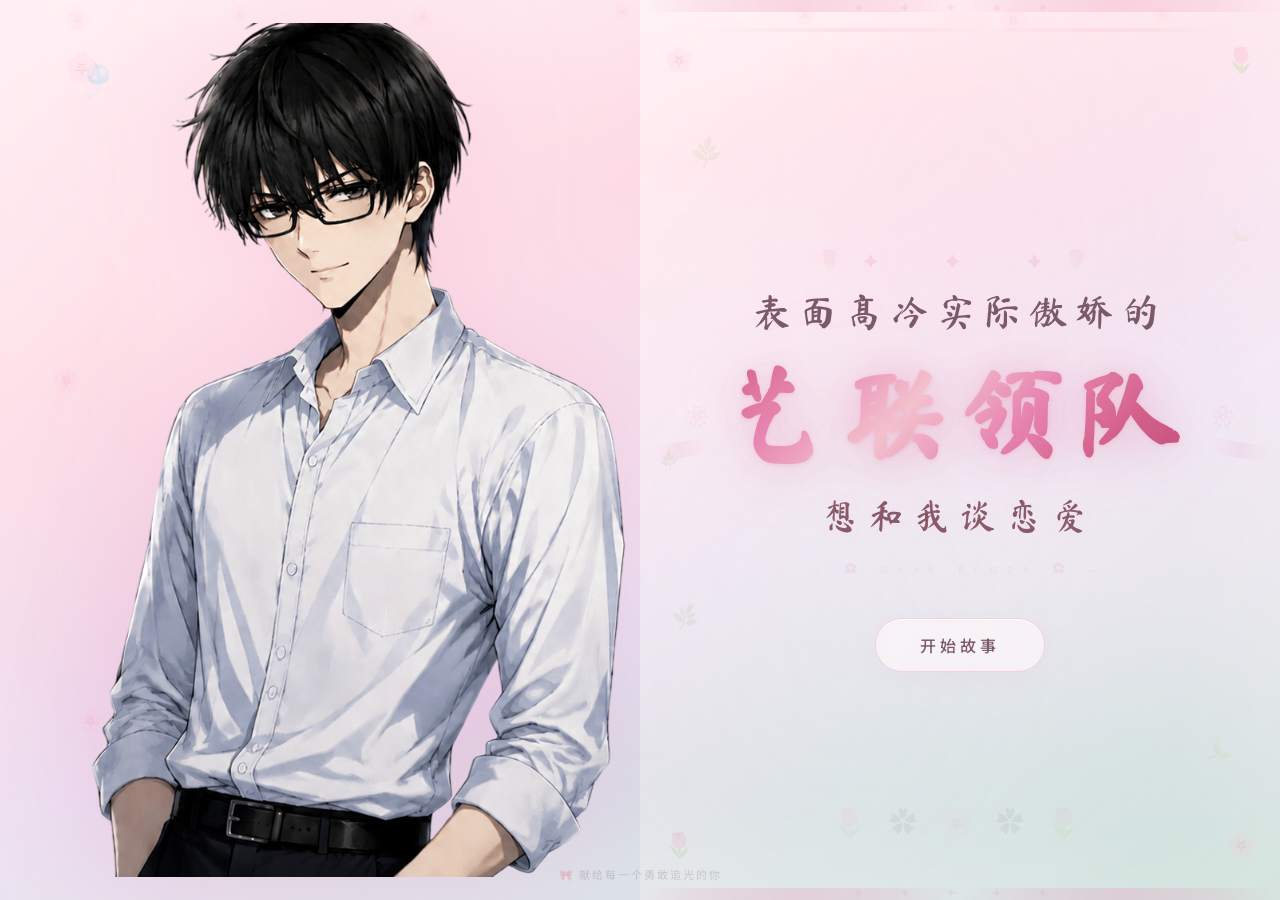
<file: index.html>
<!DOCTYPE html>
<html lang="zh-CN">
<head>
<meta charset="UTF-8">
<meta name="viewport" content="width=device-width, initial-scale=1.0, maximum-scale=1.0, user-scalable=no">
<title>表面高冷实际傲娇的艺联领队想和我谈恋爱</title>
<link href="https://fonts.googleapis.com/css2?family=Noto+Sans+SC:wght@300;400;500;700;900&family=Noto+Serif+SC:wght@400;600;700&family=ZCOOL+QingKe+HuangYou&family=Playfair+Display:ital,wght@0,400;0,700;0,900;1,700&family=Dancing+Script:wght@400;700&family=Ma+Shan+Zheng&display=swap" rel="stylesheet">
<style>
:root {
  --pink: #FFB0C2;
  --pink-soft: #FFD9E4;
  --pink-light: #FFEFF3;
  --pink-bg: #FFF8FA;
  --deep-pink: #C26582;
  --deep-pink-hover: #D8849B;
  --text-main: #3D2C2E;
  --text-light: #8A7A7C;
  --shadow: rgba(194,101,130,0.15);
  --shadow-strong: rgba(194,101,130,0.22);
  --radius: 18px;
  --radius-sm: 12px;
  --radius-lg: 28px;
  --font: 'Noto Sans SC', 'PingFang SC', 'Microsoft YaHei', sans-serif;
  --font-serif: 'Noto Serif SC', 'SimSun', serif;
}
* { margin:0; padding:0; box-sizing:border-box; }
body {
  font-family: var(--font);
  background: linear-gradient(160deg, #FFF8FA 0%, #FFECE8 30%, #FFF0F2 60%, #FFF8FA 100%);
  color: var(--text-main);
  overflow: hidden; height: 100vh; font-weight:400;
  -webkit-font-smoothing: antialiased;
  -moz-osx-font-smoothing: grayscale;
}
::-webkit-scrollbar { width:6px; }
::-webkit-scrollbar-track { background:var(--pink-light); }
::-webkit-scrollbar-thumb { background:var(--deep-pink); border-radius:10px; }

/* Navbar */
#navbar {
  position:fixed; top:0; left:0; right:0; height:56px;
  background: rgba(255,245,247,0.82); backdrop-filter:blur(16px);
  border-bottom:1px solid rgba(255,181,194,0.25);
  display:flex; align-items:center; justify-content:center;
  z-index:100; box-shadow: 0 2px 20px var(--shadow);
}
#navbar .nav-title {
  font-size:18px; font-weight:700; color:var(--deep-pink);
  letter-spacing:3px; font-family:var(--font-serif);
  white-space:nowrap; overflow:hidden; text-overflow:ellipsis; padding:0 48px;
}
#nav-toggle { display:none; position:absolute; left:12px; top:50%; transform:translateY(-50%);
  background:none; border:none; font-size:24px; color:var(--deep-pink); cursor:pointer; padding:4px; width:40px; height:40px;
  border-radius:50%; transition:background 0.2s; }
#nav-toggle:hover { background:var(--pink-light); }

/* Layout */
#main {
  display:flex; height:100vh; padding-top:56px; padding-bottom:0;
}
/* Sidebar */
#sidebar {
  width:210px; min-width:210px; background:rgba(255,245,247,0.75); backdrop-filter:blur(6px);
  padding:20px 14px; overflow-y:auto; border-right:1px solid rgba(255,181,194,0.2);
  transition:transform 0.3s ease;
}
#sidebar h3 { font-size:16px; color:var(--deep-pink); margin-bottom:16px; text-align:center; letter-spacing:3px; font-weight:700; font-family:var(--font-serif); }
.stat-item { margin-bottom:18px; }
.stat-label { display:flex; justify-content:space-between; font-size:14px; margin-bottom:6px; color:var(--text-main); align-items:center; letter-spacing:0.5px; }
.stat-label .stat-val { color:var(--deep-pink); font-weight:700; font-size:15px; }
.progress-wrap { height:10px; background:var(--pink-light); border-radius:10px; overflow:hidden; box-shadow:inset 0 1px 3px rgba(0,0,0,0.04); }
.progress-bar { height:100%; border-radius:10px; transition:width 0.6s cubic-bezier(.34,1.56,.64,1); }
.progress-pink { background:linear-gradient(90deg, #FFB5C2, var(--deep-pink)); }
.progress-light { background:linear-gradient(90deg, var(--pink-soft), #E8A0B8); }
.stat-count { font-size:34px; font-weight:700; color:var(--deep-pink); text-align:center; line-height:1.2; }
.tag-area { margin-top:10px; text-align:center; }
.tag-area .tag { display:inline-block; background:var(--deep-pink); color:white; font-size:11px;
  padding:3px 12px; border-radius:20px; margin:2px; letter-spacing:0.5px; }

/* Game area */
#game-area {
  flex:1; display:flex; flex-direction:column; position:relative;
  background:var(--pink-bg); overflow:hidden;
}
#scene-area {
  flex:1; position:relative; overflow:hidden;
}
#bg-canvas {
  position:absolute; top:0; left:0; width:100%; height:100%;
  background-size:cover; background-position:center; opacity:0.15; z-index:0;
  transition:opacity 0.8s;
}
#sprite-box {
  position:absolute; top:0; left:0; right:0; bottom:180px; z-index:1;
  display:none; align-items:center; justify-content:center;
}
#sprite-box img {
  height:100%; width:auto; max-height:calc(100vh - 230px);
  object-fit:contain;
  filter:drop-shadow(0 6px 40px rgba(212,105,142,0.12));
  transition:opacity 0.5s;
}
#text-box {
  position:absolute; bottom:16px; left:50%; transform:translateX(-50%); z-index:2;
  width:calc(100% - 32px); max-width:740px;
  background:rgba(255,245,247,0.94); backdrop-filter:blur(14px);
  border-radius:var(--radius-lg);
  padding:24px 28px 20px;
  border:1.5px solid rgba(255,181,194,0.3);
  min-height:200px; max-height:380px; overflow-y:auto;
  box-shadow:0 4px 40px var(--shadow); cursor:pointer;
  transition:border-color 0.2s;
}
#text-box:hover { border-color:rgba(212,105,142,0.25); }
#text-box::before {
  content:''; display:block; width:40px; height:3px;
  background:var(--pink-soft); border-radius:3px;
  margin:0 auto 12px; opacity:0.6;
}
#speaker-name {
  font-size:14px; color:var(--deep-pink); font-weight:700; margin-bottom:6px; letter-spacing:1px;
}
#text-content {
  font-size:16px; line-height:2.0; min-height:60px; word-break:break-word; font-weight:400;
}
#text-cursor {
  display:inline-block; width:2px; height:1.1em; background:var(--deep-pink);
  margin-left:2px; vertical-align:text-bottom;
  animation:blink 0.8s step-end infinite;
}
@keyframes blink { 0%,100% { opacity:1; } 50% { opacity:0; } }
#click-hint {
  text-align:right; font-size:12px; color:var(--deep-pink); margin-top:4px;
  opacity:0.6; cursor:pointer; user-select:none;
}
#click-hint:hover { opacity:1; }

/* Options */
#options-area {
  padding:14px 18px 18px; z-index:2; position:relative;
  background:linear-gradient(0deg, rgba(255,245,247,0.96), transparent);
}
#options-container {
  display:flex; flex-wrap:wrap; gap:12px; justify-content:center; max-width:740px; margin:0 auto;
}
.opt-btn {
  flex:1 1 240px; min-width:180px; max-width:none;
  padding:16px 24px; border:none; border-radius:var(--radius);
  background:linear-gradient(135deg, var(--pink-soft), var(--deep-pink));
  color:white; font-size:15px; font-weight:500; cursor:pointer;
  transition:all 0.3s; box-shadow:0 4px 16px var(--shadow); letter-spacing:1px;
  line-height:1.6;
}
.opt-btn:hover { transform:translateY(-2px) scale(1.02); filter:brightness(1.08); box-shadow:0 6px 24px var(--shadow-strong); }
.opt-btn:active { transform:scale(0.96) translateY(0); }
.opt-btn:disabled { opacity:0.4; cursor:not-allowed; transform:none; filter:none; box-shadow:none; }

/* Floating buttons */
#float-btns {
  position:fixed; right:16px; bottom:90px; z-index:50;
  display:flex; flex-direction:column; gap:10px;
}
.float-btn {
  width:58px; height:58px; border-radius:50%;
  background:rgba(255,248,250,0.75); backdrop-filter:blur(10px);
  border:1.5px solid rgba(194,101,130,0.2);
  color:var(--deep-pink); font-size:26px; cursor:pointer;
  display:flex; align-items:center; justify-content:center;
  transition:all 0.25s; box-shadow:0 3px 16px var(--shadow);
}
.float-btn:hover { transform:scale(1.12); background:var(--deep-pink); color:white; border-color:var(--deep-pink); box-shadow:0 4px 20px var(--shadow-strong); }

/* Modals */
.modal-overlay {
  display:none; position:fixed; top:0; left:0; right:0; bottom:0;
  background:rgba(61,44,46,0.3); z-index:200;
  align-items:center; justify-content:center;
}
.modal-overlay.show { display:flex; }
.modal-box {
  background:var(--pink-bg); border-radius:var(--radius-lg);
  padding:32px 28px; max-width:520px; width:90%; max-height:80vh; overflow-y:auto;
  box-shadow:0 16px 56px var(--shadow-strong);
  border:1px solid rgba(194,101,130,0.15);
}
.modal-box h2 { font-size:20px; color:var(--deep-pink); text-align:center; margin-bottom:18px; letter-spacing:2px; font-family:var(--font-serif); }
.modal-close {
  display:block; margin:20px auto 0; padding:10px 28px;
  border:none; border-radius:var(--radius); background:var(--deep-pink); color:white;
  font-size:14px; font-weight:600; cursor:pointer; transition:all 0.2s;
}
.modal-close:hover { filter:brightness(1.1); transform:translateY(-1px); box-shadow:0 4px 12px var(--shadow); }

/* Save slots */
.slot-grid { display:grid; grid-template-columns:1fr 1fr; gap:10px; }
.slot-card {
  background:var(--pink-light); border-radius:var(--radius-sm);
  padding:14px; text-align:center; cursor:pointer;
  border:1.5px solid transparent; transition:all 0.2s;
}
.slot-card:hover { border-color:var(--deep-pink); transform:translateY(-1px); box-shadow:0 4px 12px var(--shadow); }
.slot-card .slot-num { font-size:13px; color:var(--deep-pink); font-weight:700; }
.slot-card .slot-info { font-size:11px; color:var(--text-light); margin-top:4px; line-height:1.5; }
.slot-card .slot-empty { font-size:12px; color:#bbb; }
.slot-card.slot-active { border-color:var(--deep-pink); background:rgba(212,105,142,0.06); }

/* Gallery */
.gallery-grid { display:grid; grid-template-columns:1fr 1fr; gap:12px; }
.gal-card {
  background:var(--pink-light); border-radius:var(--radius-sm); padding:16px;
  text-align:center; border:1.5px solid transparent; min-height:110px;
  display:flex; flex-direction:column; align-items:center; justify-content:center;
  transition:all 0.2s;
}
.gal-card.unlocked { border-color:var(--deep-pink); }
.gal-card.locked { opacity:0.5; filter:grayscale(0.8); }
.gal-card .gal-icon { font-size:52px; margin-bottom:10px; }
.gal-card .gal-title { font-size:14px; font-weight:700; color:var(--deep-pink); line-height:1.3; }
.gal-card .gal-desc { font-size:11px; color:var(--text-light); margin-top:6px; }
.gal-card .gal-locked { font-size:13px; color:#bbb; }

/* Review */
.review-list { max-height:50vh; overflow-y:auto; }
.review-item { padding:10px 0; border-bottom:1px solid rgba(255,181,194,0.2); font-size:13px; color:var(--text-main); line-height:1.6; }
.review-item .r-speaker { color:var(--deep-pink); font-weight:600; }

/* Settings Modal - 日系粉色校园乙女风格 */
.settings-box {
  max-width:480px; position:relative; overflow:hidden;
  background: linear-gradient(160deg, #FFF8FA 0%, #FFEFF3 30%, #FFF9FB 100%);
  border:1.5px solid rgba(232,136,178,0.12);
  box-shadow:
    0 16px 60px rgba(232,136,178,0.12),
    inset 0 0 80px rgba(255,214,224,0.06);
}
.settings-box::before {
  content:''; position:absolute; top:0; left:0; right:0; bottom:0;
  border:1px solid rgba(255,255,255,0.5);
  border-radius:28px; pointer-events:none; z-index:0;
  box-shadow:inset 0 0 30px rgba(255,255,255,0.15);
}
.settings-box h2 {
  font-family:'Noto Serif SC',serif; font-weight:600;
  color:#D4608A; text-shadow:0 0 20px rgba(232,136,178,0.08);
  letter-spacing:3px; position:relative; z-index:1;
}
.settings-inner {
  position:relative; z-index:1; display:flex; flex-direction:column; gap:10px;
}
.settings-module {
  background:rgba(255,249,251,0.5);
  border-radius:16px; padding:14px 18px 16px;
  border:1px solid rgba(255,214,224,0.15);
  backdrop-filter:blur(4px);
}
.settings-module-title {
  font-family:'Noto Serif SC',serif;
  font-size:14px; font-weight:600; color:#C26582;
  margin-bottom:12px; letter-spacing:2px;
  text-shadow:0 0 12px rgba(232,136,178,0.06);
}
.settings-item { margin-bottom:10px; }
.settings-item:last-child { margin-bottom:0; }
.settings-label {
  font-family:'Noto Serif SC',serif;
  font-size:13px; color:#8A5A6A; display:block; margin-bottom:6px;
  letter-spacing:1px; font-weight:400;
}
.settings-slider-row {
  display:flex; align-items:center; gap:10px;
}
.settings-slider {
  -webkit-appearance:none; appearance:none;
  flex:1; height:6px; border-radius:6px;
  background: linear-gradient(90deg, #FFD6E0, #E888B2);
  outline:none; transition:opacity 0.2s;
  position:relative;
}
.settings-slider::-webkit-slider-thumb {
  -webkit-appearance:none; appearance:none;
  width:18px; height:18px; border-radius:50%;
  background: radial-gradient(circle at 35% 35%, #FFFFFF, #FFD6E0);
  border:2px solid rgba(232,136,178,0.25);
  cursor:pointer; box-shadow:0 2px 8px rgba(232,136,178,0.15);
  transition:all 0.2s;
}
.settings-slider::-webkit-slider-thumb:hover {
  transform:scale(1.15);
  box-shadow:0 3px 14px rgba(232,136,178,0.25);
}
.settings-slider::-moz-range-thumb {
  width:18px; height:18px; border-radius:50%;
  background: radial-gradient(circle at 35% 35%, #FFFFFF, #FFD6E0);
  border:2px solid rgba(232,136,178,0.25);
  cursor:pointer;
}
.settings-val {
  font-family:'Noto Serif SC',serif;
  font-size:14px; font-weight:600; color:#D4608A;
  min-width:28px; text-align:center;
  text-shadow:0 0 10px rgba(232,136,178,0.08);
}
.settings-btns {
  display:flex; gap:12px; justify-content:center; margin-top:6px;
  position:relative; z-index:1;
}
.settings-btn-primary, .settings-btn-secondary {
  padding:12px 28px; border:none; border-radius:50px;
  font-family:'Noto Sans SC',sans-serif;
  font-size:14px; font-weight:600; cursor:pointer;
  transition:all 0.3s cubic-bezier(.34,1.56,.64,1);
  letter-spacing:2px;
}
.settings-btn-primary {
  background: linear-gradient(135deg, #FFD6E0, #E888B2);
  color:white; box-shadow:0 4px 20px rgba(232,136,178,0.2);
}
.settings-btn-primary:hover {
  transform:translateY(-2px) scale(1.03);
  box-shadow:0 6px 30px rgba(232,136,178,0.3);
}
.settings-btn-secondary {
  background:rgba(255,249,251,0.6);
  color:#C26582; border:1.5px solid rgba(232,136,178,0.2);
  backdrop-filter:blur(4px);
}
.settings-btn-secondary:hover {
  transform:translateY(-2px) scale(1.03);
  background:rgba(255,249,251,0.8);
  border-color:rgba(232,136,178,0.35);
}
/* Settings sparkle decorations */
.settings-sparkle {
  position:absolute; font-size:12px; opacity:0;
  animation:settingsSparkle 4s ease-in-out infinite;
  pointer-events:none;
}
.settings-sparkle.ss1 { top:8px; left:12px; animation-delay:0s; }
.settings-sparkle.ss2 { top:8px; right:12px; animation-delay:1s; }
.settings-sparkle.ss3 { bottom:70px; left:12px; animation-delay:2s; }
.settings-sparkle.ss4 { bottom:70px; right:12px; animation-delay:3s; }
@keyframes settingsSparkle {
  0%,100%{opacity:0; transform:scale(0.5) rotate(0deg)}
  25%{opacity:0.35}
  50%{opacity:0; transform:scale(1.4) rotate(180deg)}
}

/* Toast */
.toast-overlay {
  position:fixed; top:0; left:0; right:0; bottom:0; z-index:300;
  display:flex; align-items:center; justify-content:center;
  background:rgba(0,0,0,0.12); pointer-events:none;
}
.toast-box {
  background:linear-gradient(135deg, var(--pink-bg), var(--pink-soft));
  border-radius:var(--radius-lg); padding:22px 30px; max-width:340px;
  text-align:center; box-shadow:0 8px 36px var(--shadow-strong);
  animation:toastPop 0.35s cubic-bezier(.34,1.56,.64,1);
  pointer-events:auto;
}
.toast-box h4 { color:var(--deep-pink); margin-bottom:8px; font-size:18px; letter-spacing:2px; font-family:var(--font-serif); }
.toast-box p { color:var(--text-main); font-size:14px; line-height:1.8; }
@keyframes toastPop { 0% { transform:scale(0.6); opacity:0; } 100% { transform:scale(1); opacity:1; } }

/* Ending */
.ending-wrap {
  display:flex; flex-direction:column; align-items:center; justify-content:center;
  padding:28px 20px; min-height:60vh; text-align:center;
}
.ending-meaning {
  font-size:14px; color:var(--deep-pink); font-weight:700;
  background:var(--pink-light); padding:8px 20px;
  border-radius:var(--radius); margin-bottom:16px;
  letter-spacing:1px; border:1px solid rgba(212,105,142,0.15);
}
.ending-illust {
  width:200px; height:200px; border-radius:50%;
  background:linear-gradient(135deg, var(--pink-soft), var(--deep-pink));
  display:flex; align-items:center; justify-content:center;
  font-size:80px; margin-bottom:16px;
  box-shadow:0 8px 48px var(--shadow-strong);
}
.ending-title { font-size:26px; color:var(--deep-pink); font-weight:700; margin-bottom:10px; letter-spacing:3px; font-family:var(--font-serif); }
.ending-text { font-size:15px; line-height:2.1; color:var(--text-main); max-width:520px; margin-bottom:16px; }
.ending-stats { font-size:13px; color:var(--text-light); background:var(--pink-light); padding:14px 22px;
  border-radius:var(--radius-sm); margin-bottom:18px; line-height:1.9; border:1px solid rgba(255,181,194,0.15); }
.ending-btns { display:flex; gap:12px; flex-wrap:wrap; justify-content:center; }
.ending-btns button { padding:11px 28px; border:none; border-radius:var(--radius); font-size:14px; font-weight:600; cursor:pointer;
  transition:all 0.2s; letter-spacing:0.5px; }
.ending-btns .btn-primary { background:var(--deep-pink); color:white; box-shadow:0 3px 12px var(--shadow); }
.ending-btns .btn-secondary { background:var(--pink-soft); color:var(--deep-pink); }
.ending-btns button:hover { transform:translateY(-2px); filter:brightness(1.08); }

/* Stage intro */
.stage-intro {
  position:fixed; top:0; left:0; right:0; bottom:0; z-index:150;
  display:flex; align-items:center; justify-content:center;
  background:rgba(255,245,247,0.93); backdrop-filter:blur(16px);
  animation:fadeIn 0.35s;
}
.stage-intro .si-box { text-align:center; padding:20px; }
.stage-intro .si-game-title { font-size:13px; color:var(--deep-pink); margin-bottom:8px; letter-spacing:2px; opacity:0.6; }
.stage-intro .si-stage { font-size:14px; color:var(--deep-pink); margin-bottom:8px; letter-spacing:3px; font-weight:600; }
.stage-intro .si-title { font-size:32px; color:var(--text-main); font-weight:700; letter-spacing:4px; line-height:1.35; font-family:var(--font-serif); }
.stage-intro .si-btn { margin-top:24px; padding:12px 36px; border:none; border-radius:var(--radius);
  background:var(--deep-pink); color:white; font-size:15px; font-weight:600; cursor:pointer; transition:all 0.25s;
  box-shadow:0 4px 16px var(--shadow); }
.stage-intro .si-btn:hover { transform:translateY(-2px); filter:brightness(1.1); box-shadow:0 6px 24px var(--shadow-strong); }
@keyframes fadeIn { 0% { opacity:0; } 100% { opacity:1; } }

/* Cat prompt */
.cat-prompt {
  text-align:center; padding:14px 0; margin-top:6px;
}
.cat-prompt p { font-size:14px; color:var(--text-light); margin-bottom:10px; }
.cat-btn {
  padding:10px 24px; border:1.5px solid var(--deep-pink); border-radius:var(--radius);
  background:var(--pink-bg); color:var(--deep-pink); font-size:13px; font-weight:600; cursor:pointer;
  transition:all 0.2s; margin:4px; letter-spacing:0.5px;
}
.cat-btn:hover { background:var(--deep-pink); color:white; transform:translateY(-1px); box-shadow:0 4px 12px var(--shadow); }

/* Sound toggle */
#sound-toggle {
  position:fixed; right:16px; bottom:148px; z-index:50;
  width:58px; height:58px; border-radius:50%;
  background:rgba(255,248,250,0.75); backdrop-filter:blur(10px);
  border:1.5px solid rgba(194,101,130,0.2);
  color:var(--deep-pink); font-size:26px; cursor:pointer;
  display:flex; align-items:center; justify-content:center;
  transition:all 0.25s; box-shadow:0 3px 16px var(--shadow);
}
#sound-toggle:hover { transform:scale(1.12); background:var(--deep-pink); color:white; border-color:var(--deep-pink); box-shadow:0 4px 20px var(--shadow-strong); }

/* Responsive */
#sidebar-backdrop { display:none; }
@media(max-width:768px) {
  #sidebar { position:fixed; left:0; top:56px; bottom:0; z-index:40;
    transform:translateX(-100%); width:200px; background:rgba(255,245,247,0.95); backdrop-filter:blur(8px);
    box-shadow:2px 0 24px var(--shadow); border-right:1px solid rgba(255,181,194,0.2);
  }
  #sidebar.open { transform:translateX(0); }
  #sidebar-backdrop.show { display:block; position:fixed; top:56px; left:0; right:0; bottom:0; z-index:39; background:rgba(61,44,46,0.15); }
  #nav-toggle { display:block; }
  #navbar .nav-title { font-size:14px; padding:0 40px; }
  #sprite-box { bottom:140px; }
  #sprite-box img { max-height:calc(100vh - 190px); }
  #text-box { padding:16px 20px 14px; min-height:140px; max-height:260px; }
  #text-content { font-size:14px; line-height:1.8; }
  .opt-btn { flex:1 1 100%; min-width:0; padding:13px 18px; font-size:13px; }
  #float-btns { right:10px; bottom:80px; }
  #float-btns .float-btn, #sound-toggle { width:50px; height:50px; font-size:22px; }
  #sound-toggle { right:10px; bottom:130px; }
  .modal-box { padding:24px 18px; }
  .slot-grid { grid-template-columns:1fr; }
  .gallery-grid { grid-template-columns:1fr; }
}
@media(max-width:480px) {
  #navbar .nav-title { font-size:12px; }
  #text-content { font-size:13px; }
  #text-box { min-height:120px; max-height:220px; padding:14px 16px; }
}
.hidden { display:none !important; }

/* ======================== NEW START PAGE ========================
   全新华丽文艺日系纯爱启动页 — 左立绘 + 右标题穿插构图
   主色调：浅樱粉 #FFD6E0 / 薄荷青 #B8E0D2 / 奶白 #FFF9FB
           淡薰衣草紫 #E8DFF5 / 浅米杏 #F5E6D3
   ============================================================ */
:root {
  --ts-pink: #FFD6E0;
  --ts-mint: #B8E0D2;
  --ts-cream: #FFF9FB;
  --ts-lavender: #E8DFF5;
  --ts-apricot: #F5E6D3;
  --ts-rose: #E888B2;
  --ts-gold: #D4A080;
  --ts-text: #5C4A4E;
}
#title-screen {
  position:fixed; top:0; left:0; right:0; bottom:0; z-index:999;
  display:flex; overflow:hidden;
  background: linear-gradient(160deg, #FFF9FB 0%, #FFD6E0 30%, #E8DFF5 60%, #B8E0D2 100%);
  animation:tsFadeIn 0.8s ease;
}
@keyframes tsFadeIn { 0%{opacity:0} 100%{opacity:1} }

/* ------ Global overlay layers ------ */
.ts-bg-glow {
  position:absolute; inset:0; pointer-events:none; z-index:0;
  background:
    radial-gradient(ellipse at 30% 20%, rgba(255,214,224,0.25), transparent 50%),
    radial-gradient(ellipse at 70% 80%, rgba(184,224,210,0.15), transparent 40%),
    radial-gradient(ellipse at 50% 50%, rgba(232,223,245,0.12), transparent 60%);
}
.ts-texture {
  position:absolute; inset:0; pointer-events:none; z-index:1;
  opacity:0.04;
  background-image:
    repeating-linear-gradient(0deg, transparent, transparent 2px, rgba(255,255,255,0.3) 2px, rgba(255,255,255,0.3) 3px),
    repeating-linear-gradient(90deg, transparent, transparent 2px, rgba(255,255,255,0.15) 2px, rgba(255,255,255,0.15) 3px);
}
.ts-gauze {
  position:absolute; inset:0; pointer-events:none; z-index:2;
  background:
    radial-gradient(ellipse at 20% 30%, rgba(255,249,251,0.4), transparent 45%),
    radial-gradient(ellipse at 80% 60%, rgba(255,249,251,0.3), transparent 40%);
}
/* Vignette edges */
.ts-vignette {
  position:absolute; inset:0; pointer-events:none; z-index:3;
  box-shadow:inset 0 0 120px 40px rgba(255,249,251,0.35);
}

/* ==================== LEFT: CHARACTER SIDE (50%) ==================== */
.ts-left {
  flex:0 0 50%; position:relative; overflow:hidden; z-index:4;
  display:flex; align-items:center; justify-content:center;
}
.ts-left-bg {
  position:absolute; inset:0;
  background: linear-gradient(135deg, rgba(255,214,224,0.2), rgba(232,223,245,0.15));
}
/* Decorative elements behind character */
.ts-left-deco {
  position:absolute; inset:0; pointer-events:none; z-index:1;
}
.ts-left-deco .ld-sakura {
  position:absolute; font-size:20px; opacity:0.12;
  animation:ldSakura linear infinite;
}
.ts-left-deco .ld-sakura:nth-child(1) { top:5%; left:10%; font-size:28px; animation-duration:12s; animation-delay:0s; }
.ts-left-deco .ld-sakura:nth-child(2) { top:15%; left:35%; font-size:18px; animation-duration:15s; animation-delay:3s; }
.ts-left-deco .ld-sakura:nth-child(3) { top:40%; left:8%; font-size:24px; animation-duration:10s; animation-delay:5s; }
.ts-left-deco .ld-sakura:nth-child(4) { top:60%; left:25%; font-size:16px; animation-duration:14s; animation-delay:2s; }
.ts-left-deco .ld-sakura:nth-child(5) { top:78%; left:12%; font-size:22px; animation-duration:13s; animation-delay:7s; }
.ts-left-deco .ld-sakura:nth-child(6) { top:88%; left:30%; font-size:15px; animation-duration:11s; animation-delay:4s; }
@keyframes ldSakura {
  0%{transform:translateY(-10vh) rotate(0deg); opacity:0}
  10%{opacity:0.12}
  90%{opacity:0.12}
  100%{transform:translateY(110vh) rotate(360deg); opacity:0}
}
/* Wind chime decoration */
.ts-wind-chime {
  position:absolute; top:6%; left:12%; z-index:2; pointer-events:none;
  font-size:32px; opacity:0.15; animation:chimeSwing 4s ease-in-out infinite;
  transform-origin:top center;
}
@keyframes chimeSwing {
  0%,100%{transform:rotate(-5deg)}
  50%{transform:rotate(5deg)}
}
/* Character wrapper - spills into right side */
.ts-char-wrap {
  position:relative; z-index:3; width:100%; height:100%;
  display:flex; align-items:center; justify-content:center;
  overflow:visible;
}
.ts-char-img {
  height:95%; width:auto; max-height:98vh;
  object-fit:contain; object-position:center right;
  filter:drop-shadow(0 8px 60px rgba(232,136,178,0.2)) brightness(1.02) saturate(1.03);
  animation:tsCharFloat 5s ease-in-out infinite;
  /* Spill into right side by shifting right */
  margin-right:-12%;
}
@keyframes tsCharFloat {
  0%,100%{transform:translateY(0)}
  50%{transform:translateY(-12px)}
}
/* Soft glow around character edges */
.ts-char-glow {
  position:absolute; inset:0; z-index:2; pointer-events:none;
  background:
    radial-gradient(ellipse at 70% 50%, rgba(255,214,224,0.15), transparent 50%),
    radial-gradient(ellipse at 50% 80%, rgba(184,224,210,0.08), transparent 40%);
}
/* Floating petals around character (overlap to right) */
.ts-char-petals {
  position:absolute; inset:0; z-index:5; pointer-events:none;
  overflow:visible;
}
.ts-char-petals span {
  position:absolute; font-size:16px; opacity:0;
  animation:cpFloat 6s ease-in-out infinite;
}
.ts-char-petals span:nth-child(1) { top:20%; right:-5%; animation-delay:0s; }
.ts-char-petals span:nth-child(2) { top:45%; right:-2%; animation-delay:1.5s; font-size:20px; }
.ts-char-petals span:nth-child(3) { top:65%; right:-8%; animation-delay:3s; font-size:14px; }
.ts-char-petals span:nth-child(4) { top:30%; right:-12%; animation-delay:0.8s; font-size:18px; }
.ts-char-petals span:nth-child(5) { top:75%; right:-3%; animation-delay:2.5s; font-size:22px; }
@keyframes cpFloat {
  0%,100%{opacity:0; transform:translateY(10px) scale(0.8)}
  25%{opacity:0.35}
  50%{opacity:0.15; transform:translateY(-20px) scale(1.2)}
  75%{opacity:0.25}
}

/* ==================== RIGHT: TITLE SIDE (50%) ==================== */
.ts-right {
  flex:0 0 50%; position:relative; z-index:4;
  display:flex; flex-direction:column; align-items:center; justify-content:center;
  padding:40px 30px;
  overflow:hidden;
  background: linear-gradient(135deg, rgba(255,249,251,0.6), rgba(255,214,224,0.15));
  backdrop-filter:blur(4px);
}
/* Right side decorative background */
.ts-right-bg-deco {
  position:absolute; inset:0; pointer-events:none; z-index:0;
}
.ts-right-bg-deco::before {
  content:''; position:absolute; top:0; left:0; right:0; bottom:0;
  background:
    radial-gradient(ellipse at 50% 30%, rgba(255,214,224,0.08), transparent 45%),
    radial-gradient(ellipse at 30% 70%, rgba(184,224,210,0.06), transparent 40%);
}
/* Lace border top */
.ts-lace-top {
  position:absolute; top:0; left:0; right:0; height:12px; z-index:2;
  background: linear-gradient(90deg,
    transparent 0%, rgba(232,136,178,0.15) 10%, rgba(232,136,178,0.25) 25%,
    rgba(232,136,178,0.15) 40%, transparent 50%,
    rgba(232,136,178,0.15) 60%, rgba(232,136,178,0.25) 75%,
    rgba(232,136,178,0.15) 90%, transparent 100%);
}
.ts-lace-top::before {
  content:'✦ ✦ ✦ ✦ ✦'; position:absolute; top:2px; left:50%; transform:translateX(-50%);
  font-size:8px; letter-spacing:18px; color:rgba(232,136,178,0.15);
  white-space:nowrap;
}
/* Pearl string decoration */
.ts-pearls {
  position:absolute; top:28px; left:10%; right:10%; height:4px; z-index:2; pointer-events:none;
  background: linear-gradient(90deg,
    transparent, rgba(212,160,128,0.08) 15%,
    rgba(232,136,178,0.12) 30%, rgba(232,136,178,0.08) 45%,
    transparent 55%, rgba(232,136,178,0.08) 65%,
    rgba(232,136,178,0.12) 80%, rgba(212,160,128,0.08) 90%, transparent);
}
/* Lace border bottom */
.ts-lace-bottom {
  position:absolute; bottom:0; left:0; right:0; height:12px; z-index:2;
  background: linear-gradient(90deg,
    transparent 0%, rgba(232,136,178,0.15) 10%, rgba(232,136,178,0.25) 25%,
    rgba(232,136,178,0.15) 40%, transparent 50%,
    rgba(232,136,178,0.15) 60%, rgba(232,136,178,0.25) 75%,
    rgba(232,136,178,0.15) 90%, transparent 100%);
}
.ts-lace-bottom::after {
  content:'✦ ✦ ✦ ✦ ✦'; position:absolute; bottom:2px; left:50%; transform:translateX(-50%);
  font-size:8px; letter-spacing:18px; color:rgba(232,136,178,0.15);
  white-space:nowrap;
}

/* Corner flower decorations */
.ts-corner-flower {
  position:absolute; z-index:3; font-size:24px; opacity:0.15; pointer-events:none;
}
.ts-corner-flower.cf-tl { top:40px; left:24px; }
.ts-corner-flower.cf-tr { top:40px; right:24px; }
.ts-corner-flower.cf-bl { bottom:40px; left:24px; }
.ts-corner-flower.cf-br { bottom:40px; right:24px; }

/* ==================== TITLE BLOCK ==================== */
.ts-title-section {
  position:relative; z-index:5; text-align:center;
  padding:20px 0; width:100%;
  animation:tsTitleAppear 1.2s ease-out;
}
@keyframes tsTitleAppear {
  0%{opacity:0; transform:translateY(30px)}
  100%{opacity:1; transform:translateY(0)}
}
/* Decorative line above title */
.ts-title-deco-top {
  text-align:center; margin-bottom:12px; position:relative;
}
.ts-title-deco-top span {
  font-size:14px; letter-spacing:14px; color:rgba(232,136,178,0.2);
  font-family:'Dancing Script','Playfair Display',serif;
  display:inline-block;
}
.ts-title-deco-top .deco-rose {
  font-size:20px; opacity:0.18; animation:roseGlow 3s ease-in-out infinite;
  display:inline-block; margin:0 4px;
}
@keyframes roseGlow {
  0%,100%{opacity:0.18; transform:scale(1)}
  50%{opacity:0.5; transform:scale(1.2)}
}

/* Line 1: 表面高冷实际傲娇的 */
.ts-title-line1 {
  font-family:'Ma Shan Zheng','Noto Serif SC',serif;
  font-size:clamp(26px, 3vw, 44px);
  color:#7A5A6A; font-weight:400;
  letter-spacing:8px; line-height:1.4;
  text-shadow:0 2px 16px rgba(232,136,178,0.08);
  margin-bottom:6px;
}

/* MAIN TITLE: 艺联领队 — 超大华丽花体 */
.ts-title-main-wrap {
  position:relative; display:inline-block;
  padding:8px 30px; margin:4px 0;
}
.ts-title-main-wrap::before {
  content:'❀'; position:absolute; left:-8px; top:50%; transform:translateY(-50%);
  font-size:22px; color:rgba(232,136,178,0.2);
  animation:titleFlowerPulse 2.5s ease-in-out infinite;
}
.ts-title-main-wrap::after {
  content:'❀'; position:absolute; right:-8px; top:50%; transform:translateY(-50%);
  font-size:22px; color:rgba(232,136,178,0.2);
  animation:titleFlowerPulse 2.5s ease-in-out infinite;
  animation-delay:1.25s;
}
@keyframes titleFlowerPulse {
  0%,100%{opacity:0.2; transform:translateY(-50%) scale(1) rotate(0deg)}
  50%{opacity:0.6; transform:translateY(-50%) scale(1.4) rotate(15deg)}
}
.ts-title-main {
  font-family:'Ma Shan Zheng','Noto Serif SC',serif;
  font-size:clamp(56px, 8vw, 130px);
  font-weight:700;
  line-height:1.15; letter-spacing:16px;
  background: linear-gradient(135deg,
    #D4608A 0%, #E888B2 20%,
    #F5C6D0 40%, #E888B2 60%,
    #D4608A 80%, #C24E78 100%);
  -webkit-background-clip:text; -webkit-text-fill-color:transparent;
  background-clip:text;
  filter:drop-shadow(0 4px 30px rgba(232,136,178,0.35))
         drop-shadow(0 1px 2px rgba(196,80,120,0.2));
  animation:titleGlow 4s ease-in-out infinite;
  position:relative;
}
@keyframes titleGlow {
  0%,100%{filter:drop-shadow(0 4px 30px rgba(232,136,178,0.35)) drop-shadow(0 1px 2px rgba(196,80,120,0.2))}
  50%{filter:drop-shadow(0 4px 50px rgba(232,136,178,0.55)) drop-shadow(0 1px 4px rgba(196,80,120,0.3))}
}
/* Embossed border effect for main title */
.ts-title-main::before {
  content:'艺联领队'; position:absolute; top:0; left:0; right:0; bottom:0;
  font-family:'Ma Shan Zheng','Noto Serif SC',serif;
  font-size:clamp(56px, 8vw, 130px);
  font-weight:700; letter-spacing:16px;
  -webkit-text-fill-color:transparent;
  text-shadow:
    0 0 30px rgba(232,136,178,0.08),
    0 0 60px rgba(232,136,178,0.04);
  z-index:-1;
}
/* Decorative characters floating around main title */
.ts-title-deco-chars {
  position:absolute; inset:-30px; pointer-events:none; z-index:0;
}
.ts-title-deco-chars span {
  position:absolute; font-size:16px; opacity:0;
  animation:decoCharFloat 4s ease-in-out infinite;
}
.ts-title-deco-chars span:nth-child(1) { top:-10%; left:5%; content:'🌸'; animation-delay:0s; }
.ts-title-deco-chars span:nth-child(2) { top:-15%; right:8%; animation-delay:1s; }
.ts-title-deco-chars span:nth-child(3) { bottom:-10%; left:3%; animation-delay:2s; }
.ts-title-deco-chars span:nth-child(4) { bottom:-12%; right:5%; animation-delay:3s; }
@keyframes decoCharFloat {
  0%,100%{opacity:0; transform:translateY(0) scale(0.8)}
  25%{opacity:0.3}
  50%{opacity:0; transform:translateY(-20px) scale(1.3)}
}

/* Line 3: 想和我谈恋爱 */
.ts-title-line2 {
  font-family:'Ma Shan Zheng','Noto Serif SC',serif;
  font-size:clamp(24px, 2.8vw, 40px);
  color:#8A5A6A; font-weight:400;
  letter-spacing:10px; line-height:1.4;
  text-shadow:0 2px 16px rgba(232,136,178,0.08);
  margin-top:4px;
}

/* Decorative line below title */
.ts-title-deco-bottom {
  text-align:center; margin-top:14px; position:relative;
}
.ts-title-deco-bottom span {
  font-size:12px; letter-spacing:10px; color:rgba(232,136,178,0.15);
  font-family:'Dancing Script','Playfair Display',serif;
}

/* Ribbon decorations */
.ts-ribbon-left, .ts-ribbon-right {
  position:absolute; top:50%; z-index:4; pointer-events:none;
  width:60px; height:16px; opacity:0.12;
  background: linear-gradient(90deg, transparent, #E888B2, transparent);
  border-radius:8px;
}
.ts-ribbon-left { left:10px; transform:translateY(-50%) rotate(-10deg); }
.ts-ribbon-right { right:10px; transform:translateY(-50%) rotate(10deg); }

/* ==================== VINE & FLOWER DECORATIONS ==================== */
.ts-vines {
  position:absolute; inset:0; pointer-events:none; z-index:3;
}
.ts-vines .vine {
  position:absolute; font-size:18px; opacity:0.08; color:#8AB8A0;
}
.ts-vines .vine:nth-child(1) { top:15%; left:8%; font-size:22px; transform:rotate(-30deg); }
.ts-vines .vine:nth-child(2) { top:25%; right:5%; font-size:16px; transform:rotate(45deg); }
.ts-vines .vine:nth-child(3) { bottom:30%; left:5%; font-size:20px; transform:rotate(-15deg); }
.ts-vines .vine:nth-child(4) { bottom:15%; right:8%; font-size:18px; transform:rotate(60deg); }
.ts-vines .vine:nth-child(5) { top:50%; left:3%; font-size:14px; transform:rotate(-45deg); }

/* Flower bouquet */
.ts-bouquet {
  position:absolute; bottom:60px; left:50%; transform:translateX(-50%); z-index:2;
  font-size:28px; opacity:0.06; letter-spacing:8px;
  pointer-events:none; white-space:nowrap;
}

/* ==================== SPARKLE PARTICLES ==================== */
.ts-sparkles {
  position:absolute; inset:0; pointer-events:none; z-index:6;
}
.ts-sparkles span {
  position:absolute; font-size:12px; opacity:0;
  animation:sparkleAnim 5s ease-in-out infinite;
}
.ts-sparkles span:nth-child(1) { top:8%; left:15%; animation-delay:0s; font-size:14px; }
.ts-sparkles span:nth-child(2) { top:22%; right:10%; animation-delay:0.8s; font-size:10px; }
.ts-sparkles span:nth-child(3) { top:40%; left:8%; animation-delay:1.6s; font-size:16px; }
.ts-sparkles span:nth-child(4) { top:55%; right:15%; animation-delay:2.4s; font-size:12px; }
.ts-sparkles span:nth-child(5) { top:72%; left:12%; animation-delay:3.2s; font-size:14px; }
.ts-sparkles span:nth-child(6) { top:85%; right:8%; animation-delay:4s; font-size:11px; }
.ts-sparkles span:nth-child(7) { top:12%; right:25%; animation-delay:1.2s; font-size:13px; }
.ts-sparkles span:nth-child(8) { top:68%; right:25%; animation-delay:2.8s; font-size:15px; }
.ts-sparkles span:nth-child(9) { top:35%; left:20%; animation-delay:3.6s; font-size:10px; }
@keyframes sparkleAnim {
  0%,100%{opacity:0; transform:scale(0.5) rotate(0deg)}
  15%{opacity:0.5}
  30%{opacity:0; transform:scale(1.5) rotate(180deg)}
}

/* ==================== FLOATING PETALS (full screen) ==================== */
.ts-petal-rain {
  position:absolute; inset:0; pointer-events:none; z-index:7;
  overflow:hidden;
}
.ts-petal-rain span {
  position:absolute; font-size:18px; opacity:0.08;
  animation:petalRain linear infinite;
}
.ts-petal-rain span:nth-child(1) { left:5%; animation-duration:14s; animation-delay:0s; font-size:22px; }
.ts-petal-rain span:nth-child(2) { left:18%; animation-duration:11s; animation-delay:3s; font-size:16px; }
.ts-petal-rain span:nth-child(3) { left:32%; animation-duration:16s; animation-delay:5s; font-size:20px; }
.ts-petal-rain span:nth-child(4) { left:48%; animation-duration:13s; animation-delay:2s; font-size:14px; }
.ts-petal-rain span:nth-child(5) { left:62%; animation-duration:15s; animation-delay:7s; font-size:18px; }
.ts-petal-rain span:nth-child(6) { left:78%; animation-duration:12s; animation-delay:4s; font-size:24px; }
.ts-petal-rain span:nth-child(7) { left:90%; animation-duration:17s; animation-delay:6s; font-size:16px; }
@keyframes petalRain {
  0%{transform:translateY(-5vh) rotate(0deg); opacity:0.04}
  10%{opacity:0.12}
  90%{opacity:0.08}
  100%{transform:translateY(105vh) rotate(720deg); opacity:0}
}

/* ==================== START BUTTON ==================== */
.ts-start-btn {
  position:relative; z-index:10; margin-top:20px;
  padding:14px 44px; border:1.5px solid rgba(232,136,178,0.3);
  border-radius:50px;
  background:rgba(255,249,251,0.55);
  backdrop-filter:blur(8px);
  color:#7A5A6A; font-size:16px; font-weight:500;
  font-family:'Noto Sans SC','PingFang SC',sans-serif;
  letter-spacing:4px; cursor:pointer;
  transition:all 0.4s cubic-bezier(.34,1.56,.64,1);
  box-shadow:
    0 4px 24px rgba(232,136,178,0.08),
    inset 0 1px 0 rgba(255,255,255,0.8);
  overflow:hidden;
}
.ts-start-btn::before {
  content:''; position:absolute; top:-2px; left:-2px; right:-2px; bottom:-2px;
  border-radius:52px;
  background:linear-gradient(135deg,
    rgba(255,214,224,0.15), rgba(184,224,210,0.1),
    rgba(232,223,245,0.15), rgba(255,214,224,0.1));
  z-index:-1;
  opacity:0; transition:opacity 0.4s;
}
.ts-start-btn:hover {
  transform:scale(1.06);
  background:rgba(255,214,224,0.25);
  border-color:rgba(232,136,178,0.5);
  box-shadow:
    0 8px 40px rgba(232,136,178,0.18),
    inset 0 1px 0 rgba(255,255,255,0.9);
}
.ts-start-btn:hover::before { opacity:1; }
.ts-start-btn:active { transform:scale(0.96); }
/* Click sparkle effect */
.ts-start-btn .btn-sparkle {
  position:absolute; pointer-events:none; font-size:10px; opacity:0;
}
.ts-start-btn:hover .btn-sparkle {
  animation:btnSpark 0.8s ease-out forwards;
}
.ts-start-btn .btn-sparkle:nth-child(1) { top:-6px; left:20%; animation-delay:0s; }
.ts-start-btn .btn-sparkle:nth-child(2) { top:-8px; right:25%; animation-delay:0.15s; }
.ts-start-btn .btn-sparkle:nth-child(3) { bottom:-6px; left:35%; animation-delay:0.3s; }
.ts-start-btn .btn-sparkle:nth-child(4) { bottom:-8px; right:30%; animation-delay:0.45s; }
@keyframes btnSpark {
  0%{opacity:0; transform:scale(0.5) translateY(0)}
  30%{opacity:0.7}
  100%{opacity:0; transform:scale(1.5) translateY(-10px)}
}
/* Sparkle burst on hover (JS-free) */
.ts-start-btn:hover .btn-sparkle-burst {
  opacity:1 !important;
}

/* Copyright/credit line */
.ts-credit {
  position:absolute; bottom:18px; left:50%; transform:translateX(-50%); z-index:5;
  font-size:11px; color:rgba(90,74,78,0.2);
  font-family:'Noto Sans SC',sans-serif;
  letter-spacing:2px; pointer-events:none;
  white-space:nowrap;
}

/* ==================== RESPONSIVE ==================== */
@media(max-width:900px) {
  #title-screen { flex-direction:column; }
  .ts-left { flex:0 0 45%; }
  .ts-char-img { height:85%; margin-right:0; }
  .ts-title-main { font-size:clamp(48px, 10vw, 80px); letter-spacing:10px; }
  .ts-title-main::before { font-size:clamp(48px, 10vw, 80px); letter-spacing:10px; }
  .ts-title-line1 { font-size:clamp(20px, 3.5vw, 30px); }
  .ts-title-line2 { font-size:clamp(18px, 3vw, 28px); }
  .ts-corner-flower { display:none; }
  .ts-ribbon-left, .ts-ribbon-right { display:none; }
}
@media(max-width:600px) {
  .ts-left { flex:0 0 38%; }
  .ts-char-img { height:75%; }
  .ts-title-main { font-size:clamp(36px, 8vw, 56px); letter-spacing:6px; }
  .ts-title-main::before { font-size:clamp(36px, 8vw, 56px); letter-spacing:6px; }
  .ts-title-line1 { font-size:clamp(16px, 3vw, 22px); letter-spacing:4px; }
  .ts-title-line2 { font-size:clamp(14px, 2.8vw, 20px); letter-spacing:5px; }
  .ts-title-deco-top span { font-size:10px; letter-spacing:8px; }
  .ts-title-deco-bottom span { font-size:10px; letter-spacing:6px; }
  .ts-start-btn { padding:12px 32px; font-size:14px; }
  .ts-lace-top, .ts-lace-bottom { height:8px; }
  .ts-lace-top::before, .ts-lace-bottom::after { font-size:6px; letter-spacing:10px; }
  .ts-pearls { top:20px; }
  .ts-wind-chime { font-size:22px; }
  .ts-bouquet { font-size:20px; bottom:40px; }
}
@media(max-width:480px) {
  .ts-left { flex:0 0 32%; }
  .ts-char-img { height:65%; }
  .ts-right { padding:20px 14px; }
  .ts-title-main { font-size:clamp(28px, 7vw, 42px); letter-spacing:4px; }
  .ts-title-main::before { font-size:clamp(28px, 7vw, 42px); letter-spacing:4px; }
  .ts-title-main-wrap::before, .ts-title-main-wrap::after { font-size:16px; }
  .ts-title-line1 { font-size:clamp(14px, 2.5vw, 18px); letter-spacing:3px; }
  .ts-title-line2 { font-size:clamp(12px, 2.2vw, 16px); letter-spacing:3px; }
  .ts-start-btn { padding:10px 24px; font-size:12px; letter-spacing:2px; }
  .ts-credit { font-size:9px; }
  .ts-petal-rain span { font-size:14px; }
  .ts-vines .vine { display:none; }
}
}
#title-screen::before {
  content:''; position:absolute; top:0; left:0; right:0; bottom:0;
  background:
    repeating-linear-gradient(0deg, transparent, transparent 36px, rgba(255,255,255,0.05) 36px, rgba(255,255,255,0.05) 37px),
    repeating-linear-gradient(90deg, transparent, transparent 36px, rgba(255,255,255,0.03) 36px, rgba(255,255,255,0.03) 37px);
  pointer-events:none; z-index:0;
}
#title-screen::after {
  content:''; position:absolute; top:0; left:0; right:0; bottom:0;
  background: radial-gradient(ellipse at 70% 25%, rgba(255,200,220,0.12), transparent 50%),
              radial-gradient(ellipse at 20% 80%, rgba(212,105,142,0.08), transparent 45%);
  pointer-events:none; z-index:0;
}
@keyframes titleFadeIn { 0% { opacity:0; } 100% { opacity:1; } }
#title-screen .title-left {
  flex:0 0 40%; position:relative; display:flex; align-items:center; justify-content:center;
  overflow:hidden;
}
#title-screen .title-left::after {
  content:''; position:absolute; top:0; right:0; width:120px; height:100%;
  background:linear-gradient(90deg, transparent, rgba(255,248,250,0.65));
  pointer-events:none;
}
#title-screen .title-left-glow {
  position:absolute; top:-15%; left:-15%; width:130%; height:130%;
  background:radial-gradient(ellipse at 40% 55%, rgba(212,105,142,0.2), transparent 65%);
  pointer-events:none;
}
#title-screen .title-sprite-wrap {
  position:relative; width:100%; height:100%; display:flex; align-items:center; justify-content:center;
}
#title-screen .title-sprite {
  height:118%; width:auto; max-height:100vh;
  object-fit:contain; object-position:center;
  filter:drop-shadow(0 8px 70px rgba(212,105,142,0.25)) brightness(1.03) saturate(1.06);
  animation:spriteFloat 5s ease-in-out infinite;
}
@keyframes spriteFloat {
  0%,100% { transform:translateY(0); }
  50% { transform:translateY(-14px); }
}
#title-screen .title-right {
  flex:1; display:flex; flex-direction:column; align-items:center; justify-content:center;
  padding:22px 36px; position:relative;
  background:linear-gradient(135deg, rgba(255,248,250,0.78), rgba(255,230,238,0.5));
  backdrop-filter:blur(10px);
}
/* Ornate corner frames with flower decorations */
.title-corner {
  position:absolute; z-index:3;
}
.title-corner.tl {
  top:12px; left:12px;
  border-top:3px solid rgba(212,105,142,0.25);
  border-left:3px solid rgba(212,105,142,0.25);
  border-radius:8px 0 0 0;
  width:65px; height:65px;
}
.title-corner.tl::after {
  content:'❀'; position:absolute; top:-6px; left:-6px;
  font-size:18px; color:rgba(212,105,142,0.3);
  animation:sparkle 3s ease-in-out infinite;
}
.title-corner.tr {
  top:12px; right:12px;
  border-top:3px solid rgba(212,105,142,0.25);
  border-right:3px solid rgba(212,105,142,0.25);
  border-radius:0 8px 0 0;
  width:65px; height:65px;
}
.title-corner.tr::after {
  content:'❀'; position:absolute; top:-6px; right:-6px;
  font-size:18px; color:rgba(212,105,142,0.3);
  animation:sparkle 3s ease-in-out infinite;
  animation-delay:0.8s;
}
.title-corner.bl {
  bottom:12px; left:12px;
  border-bottom:3px solid rgba(212,105,142,0.25);
  border-left:3px solid rgba(212,105,142,0.25);
  border-radius:0 0 0 8px;
  width:65px; height:65px;
}
.title-corner.bl::after {
  content:'❀'; position:absolute; bottom:-6px; left:-6px;
  font-size:18px; color:rgba(212,105,142,0.3);
  animation:sparkle 3s ease-in-out infinite;
  animation-delay:0.4s;
}
.title-corner.br {
  bottom:12px; right:12px;
  border-bottom:3px solid rgba(212,105,142,0.25);
  border-right:3px solid rgba(212,105,142,0.25);
  border-radius:0 0 8px 0;
  width:65px; height:65px;
}
.title-corner.br::after {
  content:'❀'; position:absolute; bottom:-6px; right:-6px;
  font-size:18px; color:rgba(212,105,142,0.3);
  animation:sparkle 3s ease-in-out infinite;
  animation-delay:1.2s;
}
/* Inner decorative frame */
.title-inner-frame {
  position:absolute; top:75px; left:70px; right:70px; bottom:75px;
  border:1px solid rgba(212,105,142,0.08);
  border-radius:24px;
  pointer-events:none; z-index:1;
}
.title-inner-frame::before {
  content:''; position:absolute; top:10px; left:10px; right:10px; bottom:10px;
  border:1px solid rgba(212,105,142,0.05);
  border-radius:16px;
}
/* Decorative ribbon banners */
.title-ribbon-top, .title-ribbon-bottom {
  position:absolute; left:0; right:0; height:5px; z-index:2;
  background:linear-gradient(90deg, transparent, rgba(212,105,142,0.18), rgba(212,105,142,0.3), rgba(212,105,142,0.18), transparent);
}
.title-ribbon-top { top:28px; }
.title-ribbon-bottom { bottom:28px; }
/* Second set of ribbons */
.title-ribbon-top-2, .title-ribbon-bottom-2 {
  position:absolute; left:0; right:0; height:2px; z-index:1;
  background:linear-gradient(90deg, transparent, rgba(212,105,142,0.08), transparent);
}
.title-ribbon-top-2 { top:58px; }
.title-ribbon-bottom-2 { bottom:58px; }
/* Heart rows - bigger, more dramatic */
.title-hearts-row {
  font-size:34px; letter-spacing:28px; z-index:2; margin:2px 0;
  color:rgba(212,105,142,0.25);
  line-height:1;
  font-family:'ZCOOL QingKe HuangYou','Noto Serif SC',serif;
}
.title-hearts-row span { display:inline-block; animation:heartDance 2.8s ease-in-out infinite; }
.title-hearts-row span:nth-child(2) { animation-delay:0.25s; }
.title-hearts-row span:nth-child(3) { animation-delay:0.5s; }
.title-hearts-row span:nth-child(4) { animation-delay:0.75s; }
.title-hearts-row span:nth-child(5) { animation-delay:1.0s; }
.title-hearts-row span:nth-child(6) { animation-delay:0.125s; }
.title-hearts-row span:nth-child(7) { animation-delay:0.375s; }
.title-hearts-row span:nth-child(8) { animation-delay:0.625s; }
.title-hearts-row span:nth-child(9) { animation-delay:0.875s; }
@keyframes heartDance {
  0%,100% { transform:scale(1) rotate(0deg); opacity:0.25; }
  25% { transform:scale(1.3) rotate(-8deg); opacity:0.65; }
  75% { transform:scale(1.3) rotate(8deg); opacity:0.65; }
}
/* Decorative dividers - more ornate with ZCOOL font */
.title-deco-line {
  font-size:28px; color:rgba(212,105,142,0.18); letter-spacing:20px; z-index:2; line-height:1;
  margin:3px 0;
  font-family:'ZCOOL QingKe HuangYou','Noto Serif SC',serif;
}
.title-deco-line-sub {
  font-size:20px; color:rgba(212,105,142,0.1); letter-spacing:28px; z-index:2; line-height:1;
  margin:2px 0;
  font-family:'ZCOOL QingKe HuangYou','Noto Serif SC',serif;
}
/* Game title */
#title-screen .title-game-name {
  text-align:center; z-index:3; position:relative;
  padding:28px 0;
}
#title-screen .title-game-name::before,
#title-screen .title-game-name::after {
  content:'❀'; position:absolute; font-size:28px; color:rgba(212,105,142,0.22);
  animation:sparkle 3s ease-in-out infinite;
}
#title-screen .title-game-name::before { left:-34px; top:50%; transform:translateY(-50%); }
#title-screen .title-game-name::after { right:-34px; top:50%; transform:translateY(-50%); animation-delay:1.5s; }
@keyframes sparkle {
  0%,100% { opacity:0.15; transform:translateY(-50%) scale(1); }
  50% { opacity:0.7; transform:translateY(-50%) scale(1.5); }
}
#title-screen .title-line-sub {
  font-family:'ZCOOL QingKe HuangYou','Noto Serif SC',serif;
  font-size:54px; color:#8B5A6B; letter-spacing:18px;
  margin-bottom:12px; text-shadow:0 2px 20px rgba(212,105,142,0.12);
  line-height:1.3; font-weight:700;
}
#title-screen .title-line-main {
  font-family:'ZCOOL QingKe HuangYou','Noto Serif SC',serif;
  font-size:128px; font-weight:700;
  background:linear-gradient(135deg, #D4608A 0%, #C24E78 25%, #E07098 50%, #D4608A 75%, #B8406A 100%);
  -webkit-background-clip:text; -webkit-text-fill-color:transparent;
  background-clip:text;
  letter-spacing:26px; line-height:1.1;
  filter:drop-shadow(0 4px 30px rgba(212,105,142,0.35));
  margin-bottom:12px; position:relative;
}
#title-screen .title-line-main::before {
  content:'✦'; position:absolute; left:-50px; top:50%; transform:translateY(-50%); font-size:32px;
  -webkit-text-fill-color:initial; color:rgba(212,105,142,0.18);
  animation:starTwinkle 2.5s ease-in-out infinite;
}
#title-screen .title-line-main::after {
  content:'✦'; position:absolute; right:-50px; top:50%; transform:translateY(-50%); font-size:32px;
  -webkit-text-fill-color:initial; color:rgba(212,105,142,0.18);
  animation:starTwinkle 2.5s ease-in-out infinite;
  animation-delay:1.25s;
}
@keyframes starTwinkle {
  0%,100% { opacity:0.18; transform:translateY(-50%) scale(1) rotate(0deg); }
  50% { opacity:0.7; transform:translateY(-50%) scale(1.5) rotate(180deg); }
}
#title-screen .title-line-sub2 {
  font-family:'ZCOOL QingKe HuangYou','Noto Serif SC',serif;
  font-size:62px; color:#A0586A; letter-spacing:18px;
  text-shadow:0 2px 20px rgba(212,105,142,0.12);
  line-height:1.3; font-weight:700;
}
#title-screen .title-tagline {
  margin-top:16px; font-size:22px;
  color:rgba(212,105,142,0.45);
  letter-spacing:10px; font-weight:500; z-index:2;
  animation:taglinePulse 2.2s ease-in-out infinite;
  font-family:'ZCOOL QingKe HuangYou','Noto Serif SC',serif;
}
@keyframes taglinePulse {
  0%,100% { opacity:0.35; }
  50% { opacity:1; }
}
/* Sub info line */
.title-sub-info {
  margin-top:6px; font-size:16px;
  color:rgba(212,105,142,0.18);
  letter-spacing:8px; z-index:2;
  font-family:'Noto Serif SC',serif;
  font-weight:400;
}
/* Floating petals - bigger, more */
#title-screen .title-petals {
  position:absolute; left:0; right:0; bottom:44px; text-align:center;
  font-size:30px; letter-spacing:32px; z-index:1;
  color:rgba(212,105,142,0.12);
}
#title-screen .title-petals span { display:inline-block; animation:petalDrift 6s ease-in-out infinite; }
#title-screen .title-petals span:nth-child(2) { animation-delay:0.7s; }
#title-screen .title-petals span:nth-child(3) { animation-delay:1.4s; }
#title-screen .title-petals span:nth-child(4) { animation-delay:2.1s; }
#title-screen .title-petals span:nth-child(5) { animation-delay:2.8s; }
#title-screen .title-petals span:nth-child(6) { animation-delay:3.5s; }
#title-screen .title-petals span:nth-child(7) { animation-delay:4.2s; }
@keyframes petalDrift {
  0%,100% { transform:translateY(0) rotate(0deg); opacity:0.12; }
  50% { transform:translateY(-20px) rotate(16deg); opacity:0.45; }
}
/* Sparkle particles - 9 total, spread across screen */
.title-sparkle {
  position:absolute; pointer-events:none; z-index:0;
  font-size:18px; color:rgba(255,255,255,0.5);
  animation:sparkleFloat 5s ease-in-out infinite;
}
.title-sparkle:nth-child(1) { top:7%; left:5%; animation-delay:0s; font-size:16px; }
.title-sparkle:nth-child(2) { top:20%; right:6%; animation-delay:0.5s; font-size:20px; }
.title-sparkle:nth-child(3) { top:38%; left:3%; animation-delay:1.0s; font-size:14px; }
.title-sparkle:nth-child(4) { bottom:28%; right:5%; animation-delay:1.5s; font-size:18px; }
.title-sparkle:nth-child(5) { bottom:12%; left:7%; animation-delay:2.0s; font-size:22px; }
.title-sparkle:nth-child(6) { top:50%; right:3%; animation-delay:2.5s; font-size:16px; }
.title-sparkle:nth-child(7) { top:6%; left:52%; animation-delay:3.0s; font-size:14px; }
.title-sparkle:nth-child(8) { bottom:42%; left:4%; animation-delay:3.5s; font-size:20px; }
.title-sparkle:nth-child(9) { top:65%; right:4%; animation-delay:4.0s; font-size:18px; }
@keyframes sparkleFloat {
  0%,100% { opacity:0; transform:translateY(0) scale(0.8); }
  25% { opacity:0.7; }
  50% { opacity:0; transform:translateY(-45px) scale(1.5); }
}
/* Sakura petal rain layer */
.title-sakura-layer {
  position:absolute; top:0; left:0; right:0; bottom:0; z-index:0;
  pointer-events:none; overflow:hidden;
}
.title-sakura {
  position:absolute; opacity:0.07;
  animation:sakuraFall linear infinite;
}
.title-sakura:nth-child(1) { left:8%; font-size:24px; animation-delay:0s; animation-duration:14s; }
.title-sakura:nth-child(2) { left:22%; font-size:18px; animation-delay:3s; animation-duration:11s; }
.title-sakura:nth-child(3) { left:40%; font-size:22px; animation-delay:6s; animation-duration:16s; }
.title-sakura:nth-child(4) { left:55%; font-size:16px; animation-delay:2s; animation-duration:13s; }
.title-sakura:nth-child(5) { left:70%; font-size:20px; animation-delay:8s; animation-duration:15s; }
.title-sakura:nth-child(6) { left:85%; font-size:26px; animation-delay:4s; animation-duration:12s; }
.title-sakura:nth-child(7) { left:95%; font-size:14px; animation-delay:10s; animation-duration:17s; }
.title-sakura:nth-child(8) { left:15%; font-size:20px; animation-delay:7s; animation-duration:10s; }
@keyframes sakuraFall {
  0% { transform:translateY(-5vh) rotate(0deg); opacity:0.07; }
  100% { transform:translateY(105vh) rotate(720deg); opacity:0; }
}

@media(max-width:768px) {
  #title-screen { flex-direction:column; }
  #title-screen .title-left { flex:0 0 40%; }
  #title-screen .title-sprite { height:100%; max-height:40vh; }
  #title-screen .title-right { padding:18px 20px; }
  #title-screen .title-line-main { font-size:72px; letter-spacing:14px; }
  #title-screen .title-line-main::before { left:-36px; font-size:22px; }
  #title-screen .title-line-main::after { right:-36px; font-size:22px; }
  #title-screen .title-line-sub { font-size:34px; letter-spacing:10px; }
  #title-screen .title-line-sub2 { font-size:40px; letter-spacing:10px; }
  #title-screen .title-tagline { font-size:17px; letter-spacing:6px; }
  .title-corner { width:40px; height:40px; }
  .title-corner.tl { top:8px; left:8px; }
  .title-corner.tr { top:8px; right:8px; }
  .title-corner.bl { bottom:8px; left:8px; }
  .title-corner.br { bottom:8px; right:8px; }
  .title-corner.tl::after, .title-corner.tr::after,
  .title-corner.bl::after, .title-corner.br::after { font-size:13px; }
  .title-ribbon-top { top:20px; }
  .title-ribbon-bottom { bottom:20px; }
  .title-ribbon-top-2 { top:46px; }
  .title-ribbon-bottom-2 { bottom:46px; }
  .title-inner-frame { top:55px; left:50px; right:50px; bottom:55px; }
  #title-screen .title-petals { bottom:32px; font-size:20px; letter-spacing:20px; }
  #title-screen .title-game-name::before,
  #title-screen .title-game-name::after { font-size:18px; }
  #title-screen .title-game-name::before { left:-22px; }
  #title-screen .title-game-name::after { right:-22px; }
  .title-hearts-row { font-size:24px; letter-spacing:18px; }
  .title-deco-line { font-size:20px; letter-spacing:14px; }
  .title-sub-info { font-size:13px; letter-spacing:5px; }
}
@media(max-width:480px) {
  #title-screen .title-left { flex:0 0 32%; }
  #title-screen .title-sprite { height:85%; max-height:32vh; }
  #title-screen .title-right { padding:12px 14px; }
  #title-screen .title-line-main { font-size:48px; letter-spacing:8px; }
  #title-screen .title-line-main::before { left:-26px; font-size:16px; }
  #title-screen .title-line-main::after { right:-26px; font-size:16px; }
  #title-screen .title-line-sub { font-size:24px; letter-spacing:6px; }
  #title-screen .title-line-sub2 { font-size:28px; letter-spacing:6px; }
  #title-screen .title-tagline { font-size:14px; letter-spacing:4px; margin-top:10px; }
  .title-corner { width:28px; height:28px; border-width:2px; }
  .title-corner.tl, .title-corner.tr,
  .title-corner.bl, .title-corner.br { width:28px; height:28px; }
  .title-hearts-row { font-size:18px; letter-spacing:12px; }
  .title-deco-line { font-size:14px; letter-spacing:8px; }
  .title-deco-line-sub { font-size:12px; letter-spacing:14px; }
  .title-sub-info { font-size:11px; letter-spacing:4px; }
  .title-inner-frame { top:40px; left:30px; right:30px; bottom:40px; }
  .title-inner-frame::before { top:6px; left:6px; right:6px; bottom:6px; }
  #title-screen .title-petals { bottom:24px; font-size:16px; letter-spacing:14px; }
  #title-screen .title-game-name::before,
  #title-screen .title-game-name::after { font-size:14px; }
  #title-screen .title-game-name::before { left:-16px; }
  #title-screen .title-game-name::after { right:-16px; }
  #title-screen .title-line-main::before, #title-screen .title-line-main::after { display:none; }
}
</style>
</head>
<body>
<!-- ================== NEW START PAGE (日系纯爱文艺华丽版) ================== -->
<div id="title-screen">
  <!-- Ambient glow & texture layers -->
  <div class="ts-bg-glow"></div>
  <div class="ts-texture"></div>
  <div class="ts-gauze"></div>
  <div class="ts-vignette"></div>

  <!-- ========= LEFT: CHARACTER SIDE ========= -->
  <div class="ts-left">
    <div class="ts-left-bg"></div>
    <div class="ts-left-deco">
      <span class="ld-sakura">🌸</span>
      <span class="ld-sakura">🌸</span>
      <span class="ld-sakura">🌸</span>
      <span class="ld-sakura">🌸</span>
      <span class="ld-sakura">🌸</span>
      <span class="ld-sakura">🌸</span>
    </div>
    <div class="ts-wind-chime">🎐</div>
    <div class="ts-char-glow"></div>
    <div class="ts-char-wrap">
      <img src="初始立绘.png" alt="椰子饭" class="ts-char-img">
    </div>
    <!-- Petals overlapping into right side -->
    <div class="ts-char-petals">
      <span>🌸</span><span>✨</span><span>🌸</span>
      <span>✨</span><span>🌸</span>
    </div>
  </div>

  <!-- ========= RIGHT: TITLE SIDE ========= -->
  <div class="ts-right">
    <div class="ts-right-bg-deco"></div>

    <!-- Lace borders -->
    <div class="ts-lace-top"></div>
    <div class="ts-lace-bottom"></div>
    <div class="ts-pearls"></div>

    <!-- Corner flowers -->
    <span class="ts-corner-flower cf-tl">🌸</span>
    <span class="ts-corner-flower cf-tr">🌷</span>
    <span class="ts-corner-flower cf-bl">🌷</span>
    <span class="ts-corner-flower cf-br">🌸</span>

    <!-- Ribbon sides -->
    <div class="ts-ribbon-left"></div>
    <div class="ts-ribbon-right"></div>

    <!-- Vine decorations -->
    <div class="ts-vines">
      <span class="vine">🌿</span>
      <span class="vine">🌱</span>
      <span class="vine">🌿</span>
      <span class="vine">🌱</span>
      <span class="vine">🌿</span>
    </div>

    <!-- TITLE BLOCK -->
    <div class="ts-title-section">

      <!-- Decorative top -->
      <div class="ts-title-deco-top">
        <span class="deco-rose">🌹</span>
        <span>✦ &nbsp; ✦ &nbsp; ✦</span>
        <span class="deco-rose">🌹</span>
      </div>

      <!-- Line 1 -->
      <div class="ts-title-line1">表面高冷实际傲娇的</div>

      <!-- MAIN TITLE with floating decoration -->
      <div class="ts-title-main-wrap">
        <div class="ts-title-deco-chars">
          <span>🌸</span><span>✨</span><span>🌸</span><span>✨</span>
        </div>
        <div class="ts-title-main">艺联领队</div>
      </div>

      <!-- Line 3 -->
      <div class="ts-title-line2">想和我谈恋爱</div>

      <!-- Decorative bottom -->
      <div class="ts-title-deco-bottom">
        <span>— ✿ ɢᴀᴍᴇ ʙᴇɢɪɴ ✿ —</span>
      </div>

    </div>

    <!-- START BUTTON (only interaction) -->
    <button class="ts-start-btn" onclick="startTitleGame()">
      <span class="btn-sparkle">✦</span>
      <span class="btn-sparkle">✧</span>
      <span class="btn-sparkle">✦</span>
      <span class="btn-sparkle">✧</span>
      开始故事
    </button>

    <!-- Flower bouquet decoration at bottom -->
    <div class="ts-bouquet">🌷 ✿ 🌸 ✿ 🌷</div>
  </div>

  <!-- ========= GLOBAL FLOATING DECORATIONS ========= -->
  <!-- Petal rain (full screen) -->
  <div class="ts-petal-rain">
    <span>🌸</span><span>🌸</span><span>🌸</span>
    <span>🌸</span><span>🌸</span><span>🌸</span>
    <span>🌸</span>
  </div>
  <!-- Sparkle particles (full screen) -->
  <div class="ts-sparkles">
    <span>✦</span><span>✧</span><span>✦</span>
    <span>✧</span><span>✦</span><span>✧</span>
    <span>✦</span><span>✧</span><span>✦</span>
  </div>

  <div class="ts-credit">🎀 献给每一个勇敢追光的你</div>
</div>

<!-- Navbar -->
<nav id="navbar">
  <button id="nav-toggle" onclick="toggleSidebar()">☰</button>
  <span class="nav-title">🎀 表面高冷实际傲娇的艺联领队想和我谈恋爱</span>
</nav>

<!-- Main -->
<div id="main">
  <!-- Sidebar -->
  <aside id="sidebar">
    <h3>🌸 数值面板</h3>
    <div class="stat-item">
      <div class="stat-label"><span>🥥 椰子饭好感度</span><span class="stat-val" id="affection-val">0</span></div>
      <div class="progress-wrap"><div class="progress-bar progress-pink" id="affection-bar" style="width:0%"></div></div>
    </div>
    <div class="stat-item">
      <div class="stat-label"><span>📖 椰子饭了解度</span><span class="stat-val" id="know-val">0</span></div>
      <div class="progress-wrap"><div class="progress-bar progress-light" id="know-bar" style="width:0%"></div></div>
    </div>
    <div class="stat-item">
      <div class="stat-label"><span>😺 猫猫坟互动</span></div>
      <div class="stat-count" id="cat-count">0</div>
    </div>
    <div class="stat-item">
      <div class="stat-label"><span>🏷️ 初见印象</span></div>
      <div class="tag-area" id="tag-area"><span class="tag" style="background:#ccc;color:#999;">待解锁</span></div>
    </div>
    <div class="stat-item" style="margin-top:8px;">
      <div class="stat-label"><span>📌 当前阶段</span></div>
      <div style="font-size:13px;color:var(--text-light);text-align:center;" id="stage-label">初识·玻璃门后的利刃</div>
    </div>
  </aside>

  <div id="sidebar-backdrop" onclick="toggleSidebar()"></div>
  <!-- Game Area -->
  <div id="game-area">
    <div id="scene-area">
      <div id="bg-canvas" style="background-image:url('背景.png')"></div>
      <div id="sprite-box">
        <img id="sprite-img" src="初始立绘.png" alt="椰子饭">
      </div>
      <div id="text-box" onclick="textBoxClick()">
        <div id="speaker-name"></div>
        <div id="text-content">
          <span id="text-display"></span><span id="text-cursor"></span>
        </div>
        <div id="click-hint">▼ 点击继续</div>
      </div>
    </div>
    <div id="options-area">
      <div id="options-container"></div>
      <div id="cat-prompt-area" class="cat-prompt hidden"></div>
    </div>
  </div>
</div>

<!-- Floating Buttons -->
<div id="float-btns">
  <button class="float-btn" onclick="openModal('save')" title="存档">💾</button>
  <button class="float-btn" onclick="openModal('load')" title="读档">📂</button>
  <button class="float-btn" onclick="openModal('review')" title="回顾">📜</button>
  <button class="float-btn" onclick="openModal('gallery')" title="图鉴">🖼️</button>
  <button class="float-btn" onclick="openModal('settings')" title="设定">⚙️</button>
  <button class="float-btn" onclick="resetGame()" title="重开">🔄</button>
</div>
<button id="sound-toggle" onclick="toggleSound()" title="音效">🔊</button>

<!-- Modals -->
<div class="modal-overlay" id="modal-save"><div class="modal-box">
  <h2>💾 存档</h2>
  <div class="slot-grid" id="save-slots"></div>
  <button class="modal-close" onclick="closeModal('save')">关闭</button>
</div></div>

<div class="modal-overlay" id="modal-load"><div class="modal-box">
  <h2>📂 读档</h2>
  <div class="slot-grid" id="load-slots"></div>
  <button class="modal-close" onclick="closeModal('load')">关闭</button>
</div></div>

<div class="modal-overlay" id="modal-gallery"><div class="modal-box">
  <h2>🖼️ 结局图鉴</h2>
  <div class="gallery-grid" id="gallery-grid"></div>
  <button class="modal-close" onclick="closeModal('gallery')">关闭</button>
</div></div>

<div class="modal-overlay" id="modal-review"><div class="modal-box">
  <h2>📜 回顾记录</h2>
  <div class="review-list" id="review-list"></div>
  <button class="modal-close" onclick="closeModal('review')">关闭</button>
</div></div>

<!-- Settings Modal -->
<div class="modal-overlay" id="modal-settings"><div class="modal-box settings-box">
  <h2>⚙️ 设定</h2>
  <div class="settings-inner">
    <!-- Module 1: Text -->
    <div class="settings-module">
      <h3 class="settings-module-title">📝 文本设置</h3>
      <div class="settings-item">
        <label class="settings-label">文字播放速度</label>
        <div class="settings-slider-row">
          <input type="range" class="settings-slider" id="slider-text-speed" min="1" max="10" value="5" oninput="applyTextSpeed()">
          <span class="settings-val" id="val-text-speed">5</span>
        </div>
      </div>
      <div class="settings-item">
        <label class="settings-label">自动剧情速度</label>
        <div class="settings-slider-row">
          <input type="range" class="settings-slider" id="slider-auto-speed" min="1" max="10" value="5" oninput="applyAutoSpeed()">
          <span class="settings-val" id="val-auto-speed">5</span>
        </div>
      </div>
    </div>
    <!-- Module 2: Volume -->
    <div class="settings-module">
      <h3 class="settings-module-title">🔊 音量设置</h3>
      <div class="settings-item">
        <label class="settings-label">BGM 音量</label>
        <div class="settings-slider-row">
          <input type="range" class="settings-slider" id="slider-bgm-vol" min="0" max="100" value="50" oninput="applyBgmVol()">
          <span class="settings-val" id="val-bgm-vol">50</span>
        </div>
      </div>
      <div class="settings-item">
        <label class="settings-label">音效音量</label>
        <div class="settings-slider-row">
          <input type="range" class="settings-slider" id="slider-sfx-vol" min="0" max="100" value="50" oninput="applySfxVol()">
          <span class="settings-val" id="val-sfx-vol">50</span>
        </div>
      </div>
      <div class="settings-item">
        <label class="settings-label">角色语音</label>
        <div class="settings-slider-row">
          <input type="range" class="settings-slider" id="slider-voice-vol" min="0" max="100" value="50" oninput="applyVoiceVol()">
          <span class="settings-val" id="val-voice-vol">50</span>
        </div>
      </div>
    </div>
    <!-- Module 3: Display -->
    <div class="settings-module">
      <h3 class="settings-module-title">🖥️ 画面设置</h3>
      <div class="settings-item">
        <label class="settings-label">屏幕亮度</label>
        <div class="settings-slider-row">
          <input type="range" class="settings-slider" id="slider-brightness" min="30" max="150" value="100" oninput="applyBrightness()">
          <span class="settings-val" id="val-brightness">100</span>
        </div>
      </div>
    </div>
  </div>
  <div class="settings-btns">
    <button class="modal-close settings-btn-primary" onclick="saveSettings()">保存设置</button>
    <button class="modal-close settings-btn-secondary" onclick="returnToTitle()">返回主菜单</button>
  </div>
  <span class="settings-sparkle ss1">✦</span>
  <span class="settings-sparkle ss2">✧</span>
  <span class="settings-sparkle ss3">✦</span>
  <span class="settings-sparkle ss4">✧</span>
</div></div>

<!-- Toast -->
<div class="toast-overlay hidden" id="toast"><div class="toast-box" id="toast-inner"></div></div>

<!-- Stage Intro -->
<div class="stage-intro hidden" id="stage-intro"><div class="si-box">
  <div class="si-game-title">🎀 表面高冷实际傲娇的艺联领队想和我谈恋爱</div>
  <div class="si-stage" id="si-stage">第 X 阶段</div>
  <div class="si-title" id="si-title">标题</div>
  <button class="si-btn" onclick="startStage()">开始</button>
</div></div>

<script>
// ======================== GAME DATA ========================
const ENDINGS = {
  good: {
    id:'good', title:'只属于你的傲娇频率', icon:'💕',
    illustration:'💕',
    text:'天台门开着。他背对你站着，手里攥着一瓶矿泉水——没拧开。\n"你来了。"他递过来。"之前那瓶我没喝，一直留着。今天这瓶——"\n他转过来，耳通红。"我不是会在这种事情上花时间的人，以前不是。但对你从一开始就是例外。"\n他深吸一口气："以后请多指教。"往后退了半步——他在怕被拒绝。\n你笑了："面试那天我在玻璃窗外看了你三十分钟，就想这个人拆论点怎么拆得这么好看。"\n"后来器材室撞见你对着假面骑士傻笑，我就确定了。"\n"那你怎么不早说。"\n"你连发朋友圈秒删都要私聊警告，我哪敢。"\n他别过头："……你发雅典娜手办时我其实很高兴。"\n天台风大。他转身走，耳尖红。走两步，又伸过来重新牵住。\n那晚他朋友圈发了两瓶矿泉水——一瓶旧的空瓶，一瓶满的没拧开。配文"找到了"。',
    condition:'好感度>80 + 第五阶段选A'
  },
  bad: {
    id:'bad', title:'辩词构筑的巴别塔', icon:'🌧️',
    illustration:'🌧️',
    text:'他对你的耐心终于耗尽。在队内，只剩下公事公办的无视与偶尔的刻薄。\n决赛后你去找他，他疏离地看着你——\n"你的辩词，只有技术，没有灵魂。我们不是一路人。"\n他转身走了。你站在原地，看着他走过走廊拐角，没有回头。\n那些没能说出口的理解、没能传递的心意，像一堵透明的墙，隔在两个人中间。\n椰子饭依然优秀而孤独地做着他的领队。而你，只是他人生中一个擦肩而过的名字。',
    condition:'全程好感度<20'
  },
  medium: {
    id:'medium', title:'能与我碰杯的战友', icon:'🥂',
    illustration:'🥂',
    text:'天台。他攥着矿泉水瓶，深吸一口气正要开口——\n"队长！我终于明白你说的星矢精神了！被击倒永远站起来！我们可以当一辈子的圣斗士同好吗！"\n他愣住。表情从紧张到困惑到松弛——最后笑了一声。\n"……你这人真是。"他拧开矿泉水自己喝了。"一辈子的同好是吧。那就别迟到。冥王篇没看完，周末来我宿舍补。带上你雅典娜手办——我那儿有防紫外线展示盒。"\n不是恋人，却是最懂彼此的战友。你得到了比爱情更稳固的东西。',
    condition:'了解度>90 + 好感40-60'
  },
  mystery: {
    id:'mystery', title:'月光与星辉的偏移', icon:'🌙',
    illustration:'🌙',
    text:'路灯下，你给椰子饭发了"今晚有点累"，然后给猫猫坟回了"现在有空？"\n秒回：「校门口咖啡馆，我在门口等你。」\n路过教学楼时，天台灯亮着。一个模糊的身影站在围栏边——你没有停。\n咖啡馆门口，猫猫坟推来一杯热可可："照例多加牛奶。"\n"你怎么知道我喜欢喝这个？"\n"上次图书馆你手里端的就是这个，封面还洒了一点。我记性好。"\n他翻出决赛照片——三百张里挑出的最好那张：你陈词最后一分钟，侧脸被暖光镀了边。\n"你是第一个让我想从取景框后面走出来的人。"\n心动的方向，有时并非最初望见的那一束光。',
    condition:'与猫猫坟师哥互动≥3次 + 好感不足以进入好结局'
  }
};

// ======================== ITEM & CAT BONUS STORYLINES ========================
const unlockStories = {
  wechat: [
    {who:'', text:'他加了你微信。头像像素假面骑士，昵称"椰"。'},
    {who:'', text:'「资料晚上发你，看完别外传。」'},
    {who:'椰子饭', exp:'初始', text:'睡吧。'},
  ],
  water: [
    {who:'', text:'你悄悄把农夫山泉放在他右手边，转身就走。'},
    {who:'', text:'走到拐角听到塑料瓶被拿起的声音——他没拧开。'},
    {who:'', text:'深夜他发来好友申请：「训练资料发你。」'},
    {who:'', text:'对话最后他回——'},
    {who:'椰子饭', exp:'初始', text:'睡吧。'},
    {who:'', text:'手机相册里，矿泉水购买记录的截图静静躺着。'},
  ],
  samehobby: [
    {who:'', text:'沉默。三十秒后——'},
    {who:'椰子饭', exp:'害羞', text:'……你这张是再版，初版披风颜色不一样。'},
    {who:'', text:'他语速突然加快，从手办版本讲到收藏注意事项：'},
    {who:'椰子饭', exp:'初始', text:'雅典娜不能放窗边，阳光伤漆面。我家里有初版的，比你早两年。'},
    {who:'', text:'他说最喜欢的黄金圣斗士是处女座沙加——"最接近神的男人。"'},
    {who:'', text:'你说你喜欢穆先生。他沉默了一会儿——'},
    {who:'椰子饭', exp:'初始', text:'……品味不算差。'},
    {who:'', text:'他的朋友圈背景从默认换成了圣斗士星空。'},
  ],
  hiddenclub: [
    {who:'', text:'他沉默了好一会儿。'},
    {who:'椰子饭', exp:'害羞', text:'你也看圣斗士？'},
    {who:'', text:'然后他拉你进了一个群——'},
    {who:'', text:'「地表最强圣斗士候补」（3人）'},
    {who:'', text:'群里他死党当场和他为"沙加vs撒加谁更强"吵起来。'},
    {who:'', text:'椰子饭发了几百字战力分析，附带原著截图和设定集页码。'},
    {who:'', text:'死党私聊你：「你小心点，这人一聊圣斗士变话痨。」'},
    {who:'', text:'群公告被改成「讨论圣斗士战力需附带原著论据」。'},
  ],
  longletter: [
    {who:'', text:'凌晨一点十二分。你坐在床上，把那篇长微信发了出去。'},
    {who:'', text:'逐条承认他指出的问题，逐段附上修改说明。最后一行——'},
    {who:'', text:'「下次绝不会让你再有批评我的机会。」'},
    {who:'', text:'已读。很久后他回——'},
    {who:'椰子饭', exp:'初始', text:'修改稿看了。第二条收束比之前好。第一条还是太虚。附录第一份材料删掉。'},
    {who:'椰子饭', exp:'初始', text:'"下次不会让我有批评机会"——记住了。'},
    {who:'', text:'他的头像换成了假面骑士修复形态。'},
    {who:'', text:'他对着手机低低笑了。那些他没说出口的话——那瓶没拧开的矿泉水照片、你说"修复圣衣看哭了"的聊天记录——都在他桌上的专属文件夹里。'},
  ],
  conflict: [
    {who:'', text:'他愣神半秒，然后冷笑着转过来。'},
    {who:'椰子饭', exp:'扶眼镜', text:'针对你？你有什么值得我针对的？'},
    {who:'椰子饭', exp:'初始', text:'如果你只有这种程度觉悟，趁早退队。'},
    {who:'', text:'门摔上。你站在空无一人的走廊里，拳头攥得发白。'},
    {who:'', text:'对自己说——不退。你推不走我。'},
    {who:'', text:'他甩门时攥门把手的指节发白——你很久之后才会想起这个细节。'},
  ],
};
const catStories = {
  2: [
    {who:'猫猫坟', text:'嗨，训练辛苦了。'},
    {who:'', text:'他翻出相机给你看——刚才训练时他抓拍了好多张。'},
    {who:'', text:'构图温柔得不像话，每个人都被拍得很好看。'},
    {who:'猫猫坟', text:'你辩论时眼神特别专注，我多拍了几张。回头发你。'},
  ],
  3: [
    {who:'', text:'图书馆角落，猫猫坟师哥在整理相册。'},
    {who:'猫猫坟', text:'这么晚还在？'},
    {who:'', text:'他翻出一张夕阳照——橙紫色在天际晕开。'},
    {who:'猫猫坟', text:'这颜色像你辩论时脸红的程度。'},
    {who:'', text:'你愣住。他笑了笑，合上相册。'},
  ],
  4: [
    {who:'', text:'猫猫坟师哥端着两杯热可可走来。'},
    {who:'猫猫坟', text:'照例多加牛奶。'},
    {who:'', text:'你一愣——你怎么知道我喝这个？'},
    {who:'猫猫坟', text:'上次图书馆你手里端的就是热可可，封面还洒了一点。我记性好。'},
  ],
  5: [
    {who:'', text:'猫猫坟师哥举着相机蹲在场边。'},
    {who:'猫猫坟', text:'别紧张，就按平时那样打。'},
    {who:'', text:'取景框后他笑了笑，轻轻按下快门。'},
    {who:'猫猫坟', text:'你在场上发着光。'},
  ],
};

const catTexts = [
  '',
  '猫猫坟师哥在训练营帮忙拍照，要过去打个招呼吗？',
  '在图书馆遇到猫猫坟师哥整理相册，他朝你笑了笑……',
  '猫猫坟师哥端着两杯热可可经过，想找他聊聊天吗？',
  '猫猫坟师哥来拍决赛照片了，去和他聊聊？'
];

const stages = {
  1: {
    title:'初识·玻璃门后的利刃', tag:'第1阶段',
    lines:[
      {who:'', text:'军训结束第三天。艺术联队辩论队面试教室外，我手心全是汗。'},
      {who:'', text:'走廊排着长队。透过布满灰尘的玻璃窗，我看到隔壁练习教室——那个站在四辩位置的男生，黑发、黑框眼镜，蓝条纹衬衫挽到小臂。'},
      {who:'', text:'他开口拆解对方论点时，声音清晰得像手术刀精准切入要害。玻璃外，我心脏砰地一跳。'},
      {who:'', text:'轮到我面试。他坐在长桌正中——离近了才看清他眼里深棕色的光，懒散却锐利。'},
      {who:'椰子饭', exp:'初始', text:'两分钟陈述，开始。'},
      {who:'', text:'我按准备好的稿子讲完。两侧学长学姐点头。他抬眼——'},
      {who:'椰子饭', exp:'扶眼镜', text:'你最喜欢的"多维思考"角度如果最经不起推敲，你怎么办？'},
      {who:'', text:'那语气不是刁难，是认真的期待。我大脑飞转——'},
    ],
    choices:[
      {text:'"我会先竭尽全力推敲。如果站不住脚，那就换一个。建立在沙子上的房子不值得喜欢。"', effect:{affection:10,knowledge:0,tag:'可塑之才'}},
      {text:'"新生视角本身最有价值。因为不懂所以什么都碰，因为会碰壁才知道哪边是墙哪边是门。"', effect:{affection:0,knowledge:10,tag:'有意思的新人'}},
      {text:'"我没想那么深……"', effect:{affection:0,knowledge:0,tag:'白纸一张'}},
    ]
  },
  2: {
    title:'靠近·训练营的傲娇犯', tag:'第2阶段',
    lines:[
      {who:'', text:'周六早九点。一教301。椰子饭白衬衫站讲台。'},
      {who:'椰子饭', exp:'初始', text:'找位置坐。'},
      {who:'', text:'逻辑攻防训练。每人三十分钟准备，他亲自拆。三个小时内他拆掉每一个人的论点，有人直接退队。我排倒数第三，九个问题把我三个论点拆得干净。'},
      {who:'', text:'下午集训结束。器材室饮水机空了。我抱着最后一箱水经过隔壁空教室——门缝里，椰子饭捧着手机，露虎牙傻笑。'},
      {who:'', text:'假面骑士变身BGM外放。我怀里矿泉水箱"嘎吱"一声——'},
      {who:'椰子饭', exp:'害羞', text:'…………'},
      {who:'', text:'他抬头，脸从脖子红到耳尖，锁屏、扣手机、扶眼镜一气呵成。'},
      {who:'椰子饭', exp:'初始', text:'进门前不敲门？'},
      {who:'', text:'他大步走过门口时停了一下——'},
      {who:'椰子饭', exp:'初始', text:'刚才你看到的——'},
    ],
    choices:[
      {text:'"我什么都没看到。"然后主动问："需要帮忙整理资料吗？那个归谬法你是怎么三秒找到切入点的？"', effect:{affection:8,knowledge:5,unlock:'wechat'}},
      {text:'把矿泉水放在他手边，转身就走。', effect:{affection:12,knowledge:3,unlock:'water'}},
      {text:'太累了……直接回宿舍。', effect:{affection:0,knowledge:0}},
    ]
  },
  3: {
    title:'深入·电波与深夜的圣斗士', tag:'第3阶段',
    lines:[
      {who:'', text:'新生赛备战期。和椰子饭微信对话渐多，资料发送时间从十点推到凌晨零点四十三分。'},
      {who:'', text:'某晚刷朋友圈——凌晨零点五十八分，他分享了一首圣斗士星矢BGM，配文"燃烧吧，我的小宇宙"。'},
      {who:'', text:'我点了赞。'},
      {who:'', text:'两分钟后动态秒删。微信弹来——'},
      {who:'椰子饭', exp:'害羞', text:'刚才那是手滑。不准告诉别人。'},
      {who:'', text:'他紧张了。那个把辩论队拆哭的椰子饭，因为一条朋友圈被点赞——紧张了。'},
    ],
    choices:[
      {text:'"队长，你也信仰女神？"', effect:{affection:15,knowledge:15,unlock:'samehobby'}},
      {text:'"好的，其实那首歌我也很喜欢。冥王篇沙加死的时候看哭了吗。"', effect:{affection:12,knowledge:20,unlock:'hiddenclub'}},
      {text:'"原来你喜欢圣斗士？最喜欢哪个黄金圣斗士？"', effect:{affection:-5,knowledge:5}},
    ]
  },
  4: {
    title:'裂痕·辩题下的利刃与真心', tag:'第4阶段',
    lines:[
      {who:'', text:'新生赛分组。我是四辩。椰子饭说"你目前逻辑水平最适合这个位置"。'},
      {who:'', text:'赛前特训强度翻倍。他对别人平静点评，对我不一样——数据年份写错，材料直接拍桌上。'},
      {who:'椰子饭', exp:'扶眼镜', text:'你觉得对手会放过你吗？'},
      {who:'', text:'面红耳赤道歉，他没接，只在评分表写了几笔。'},
      {who:'', text:'决赛前三天，模拟赛复盘。他站起来，椅子滑过地面刺耳一响。白板上三个大叉——价值倡导虚、逻辑收束是复读、情感共鸣不够。'},
      {who:'椰子饭', exp:'初始', text:'你这个四辩陈词，是我带新生以来最差的。没有之一。'},
      {who:'', text:'他转过来看我——不是愤怒，是失望。'},
      {who:'椰子饭', exp:'初始', text:'面试时给我正面硬刚的新生视角呢？你今天多听两句难听的，总比三天后在台上被拆到说不出话强。'},
      {who:'', text:'散会。他走了，经过我时没有看。教室空了，白板上三个叉还在。'},
    ],
    choices:[
      {text:'追到办公室："你是不是针对我？"', effect:{affection:-10,knowledge:0,flag:'conflict'}},
      {text:'冷静后凌晨发长微信，逐条承认他指出的问题，附修改稿。', effect:{affection:20,knowledge:15,unlock:'longletter'}},
      {text:'什么都没说，录音听三遍，陈词重写到凌晨，用行动回应。', effect:{affection:12,knowledge:0}},
    ]
  },
  5: {
    title:'转折·唯有胜利能换真心', tag:'第5阶段',
    lines:[
      {who:'', text:'决赛前夜。凌晨十二点半睡不着，去训练教室。灯亮着——讲台上一叠资料，一杯凉咖啡。'},
      {who:'', text:'练第三遍时门开了。椰子饭浅蓝衬衫，手里两罐冰咖啡。'},
      {who:'椰子饭', exp:'初始', text:'路过。看到灯亮着。……别误会，怕你明天给队里丢脸。'},
      {who:'', text:'他把一罐推过来。然后坐下来。'},
      {who:'椰子饭', exp:'初始', text:'我当年也紧张。大一新生赛四辩，准备一星期。决赛对方提了没预料到的反例，我站起来说不出话。后来那个反例其实不难破——但太紧张，忘了基础。'},
      {who:'', text:'他说输掉后把自己关宿舍看了一天假面骑士，第二天起来重新写辩词。'},
      {who:'椰子饭', exp:'初始', text:'我从来没跟别人说过。……咖啡快凉了。'},
      {who:'', text:'他走。在门口停了一下——'},
      {who:'', text:'讲台上他留下的资料——红笔标注对方所有可能反例，每条旁写破解路径。最后一页铅笔字：「让他们看看你有多强。」'},
      {who:'', text:'决赛日。赢了。全场掌声。他站在边缘和评委握手，然后抬头——目光相遇。他点了一下头，右手在身侧悄悄攥拳又松开。'},
      {who:'', text:'他在忍笑。手机震了——'},
      {who:'椰子饭', exp:'初始', text:'明天，紧张吗？'},
    ],
    choices:[
      {text:'"紧张。但想到是你带我走到这的，就不怕了。"', effect:{affection:25,knowledge:8,flag:'goodpath'}},
      {text:'"不紧张，我的小宇宙正在燃烧呢！"', effect:{affection:18,knowledge:8,flag:'mediumpath'}},
      {text:'"队长，赢了请我吃饭吧！"', effect:{affection:3,knowledge:3}},
    ]
  }
};

// ======================== GAME STATE ========================
let G = {
  stage:1, lineIdx:0, phase:'intro', // intro|text|choice|cat|ending
  affection:0, knowledge:0, catCount:0,
  tag:'', unlocked:{wechat:false,water:false,samehobby:false,hiddenclub:false,longletter:false,conflict:false,goodpath:false,mediumpath:false},
  endings:{good:false,bad:false,medium:false,mystery:false},
  history:[], skip:false, typing:false, stageStarted:false,
};

let audioCtx = null;
let soundOn = true;
let typingTimer = null;
let bgmTimer = null;
// Settings variables
let textSpeed = 35;
let autoSpeed = 3000;
let bgmVol = 0.5;
let sfxVol = 0.5;
let voiceVol = 0.5;
let brightness = 100;

// ======================== AUDIO ========================
function initAudio() {
  if (!audioCtx) audioCtx = new (window.AudioContext || window.webkitAudioContext)();
}
function playClick() {
  if (!soundOn) return;
  try {
    initAudio();
    const o = audioCtx.createOscillator(), g = audioCtx.createGain();
    o.connect(g); g.connect(audioCtx.destination);
    o.frequency.value = 880; o.type = 'sine';
    g.gain.setValueAtTime(sfxVol * 0.3, audioCtx.currentTime);
    g.gain.exponentialRampToValueAtTime(0.001, audioCtx.currentTime + 0.08);
    o.start(); o.stop(audioCtx.currentTime + 0.08);
  } catch(e) {}
}
let bgmAudio = null;
function playBgm(src) {
  if (!soundOn) return;
  try {
    if (bgmAudio && !bgmAudio.paused) return;
    if (bgmAudio) { bgmAudio.pause(); bgmAudio = null; }
    bgmAudio = new Audio(src || "It's a HORI style!.mp3");
    bgmAudio.loop = true;
    bgmAudio.volume = bgmVol;
    bgmAudio.play().catch(function(){});
  } catch(e) {}
}
function stopBgm() {
  if (bgmAudio) { bgmAudio.pause(); bgmAudio.currentTime = 0; bgmAudio = null; }
}
function toggleSound() {
  soundOn = !soundOn;
  document.getElementById('sound-toggle').textContent = soundOn ? '🔊' : '🔇';
  if (soundOn) { playBgm(); }
  else { stopBgm(); }
}

// ======================== RENDER ========================
function updateStats() {
  const a = Math.min(100, Math.max(0, G.affection));
  const k = Math.min(100, Math.max(0, G.knowledge));
  document.getElementById('affection-val').textContent = a;
  document.getElementById('affection-bar').style.width = a + '%';
  document.getElementById('know-val').textContent = k;
  document.getElementById('know-bar').style.width = k + '%';
  document.getElementById('cat-count').textContent = G.catCount;
  const ta = document.getElementById('tag-area');
  ta.innerHTML = G.tag ? `<span class="tag">${G.tag}</span>` : `<span class="tag" style="background:#ccc;color:#999;">待解锁</span>`;
}

function updateStageLabel() {
  const s = stages[G.stage];
  document.getElementById('stage-label').textContent = s ? s.title : '';
}

function setSprite(exp) {
  const img = document.getElementById('sprite-img');
  const map = {初始:'初始立绘.png',扶眼镜:'扶眼镜.png',害羞:'害羞.png'};
  img.src = map[exp] || '初始立绘.png';
  img.style.opacity = '0';
  setTimeout(() => { img.style.opacity = '1'; }, 50);
}

// ======================== TYPEWRITER ========================
function showText(who, text, callback) {
  G.typing = true;
  document.getElementById('click-hint').textContent = '▼ 点击跳过';
  document.getElementById('click-hint').style.opacity = '0.6';
  document.getElementById('speaker-name').textContent = who ? (who === '椰子饭' ? '🥥 ' + who : who) : '';
  const disp = document.getElementById('text-display');
  const cursor = document.getElementById('text-cursor');
  disp.textContent = '';
  cursor.style.display = 'inline-block';
  let idx = 0;
  if (typingTimer) clearInterval(typingTimer);
  const speed = Math.max(8, Math.min(100, textSpeed));
  typingTimer = setInterval(() => {
    if (idx < text.length) {
      disp.textContent += text[idx];
      idx++;
      if (idx % 3 === 0) scrollTextBox();
    } else {
      clearInterval(typingTimer); typingTimer = null;
      G.typing = false;
      document.getElementById('click-hint').textContent = '▼ 点击继续';
      document.getElementById('click-hint').style.opacity = '1';
      scrollTextBox();
      if (callback) callback();
    }
  }, speed);
}

function scrollTextBox() {
  const tb = document.getElementById('text-box');
  setTimeout(() => { tb.scrollTop = tb.scrollHeight; }, 20);
}

// ======================== BONUS QUEUE (ITEM / CAT STORYLINES) ========================
let bonusQueue = null;
let bonusIdx = 0;
let bonusCallback = null;

function advanceBonusLine() {
  if (!bonusQueue || bonusIdx >= bonusQueue.length) {
    const cb = bonusCallback;
    bonusQueue = null;
    bonusIdx = 0;
    bonusCallback = null;
    if (cb) setTimeout(cb, 300);
    return;
  }
  const line = bonusQueue[bonusIdx++];
  if (line.exp) setSprite(line.exp);
  G.phase = 'bonus';
  showText(line.who, line.text, () => {});
}

function textBoxClick() {
  if (G.phase === 'intro' || G.phase === 'choice' || G.phase === 'cat' || G.phase === 'ending') return;
  if (G.phase === 'bonus') {
    if (G.typing) { skipText(); }
    else { advanceBonusLine(); }
    return;
  }
  skipText();
}

function skipText() {
  if (!G.typing) {
    if (G.phase === 'text') advanceLine();
    return;
  }
  if (typingTimer) clearInterval(typingTimer); typingTimer = null;
  G.typing = false;
  let lineText = '';
  if (G.phase === 'bonus' && bonusQueue && bonusIdx > 0) {
    lineText = bonusQueue[bonusIdx - 1].text;
  } else {
    const lines = stages[G.stage].lines;
    lineText = (lines[G.lineIdx - 1] || lines[0]).text;
  }
  document.getElementById('text-display').textContent = lineText;
  document.getElementById('click-hint').textContent = '▼ 点击继续';
  document.getElementById('click-hint').style.opacity = '1';
  document.getElementById('text-cursor').style.display = 'none';
  scrollTextBox();
}

// ======================== TOAST ========================
function showToast(title, msg, dur) {
  const t = document.getElementById('toast');
  const i = document.getElementById('toast-inner');
  i.innerHTML = `<h4>${title}</h4><p>${msg}</p>`;
  t.classList.remove('hidden');
  setTimeout(() => { t.classList.add('hidden'); }, dur || 1800);
}

// ======================== CHOICE SYSTEM ========================
function showChoices() {
  G.phase = 'choice';
  const st = stages[G.stage];
  const con = document.getElementById('options-container');
  con.innerHTML = '';
  st.choices.forEach((c, i) => {
    const btn = document.createElement('button');
    btn.className = 'opt-btn';
    btn.textContent = c.text;
    btn.onclick = () => handleChoice(i);
    con.appendChild(btn);
  });
  document.getElementById('cat-prompt-area').classList.add('hidden');
  document.getElementById('click-hint').style.display = 'none';
}

function handleChoice(idx) {
  playClick();
  const st = stages[G.stage];
  const ch = st.choices[idx];
  const eff = ch.effect;

  let aff = typeof eff.affection === 'number' ? eff.affection : 0;
  let know = typeof eff.knowledge === 'number' ? eff.knowledge : 0;

  G.affection = Math.min(100, Math.max(0, G.affection + aff));
  G.knowledge = Math.min(100, Math.max(0, G.knowledge + know));
  if (eff.tag) G.tag = eff.tag;
  if (eff.unlock === 'wechat') G.unlocked.wechat = true;
  if (eff.unlock === 'water') G.unlocked.water = true;
  if (eff.unlock === 'samehobby') G.unlocked.samehobby = true;
  if (eff.unlock === 'hiddenclub') G.unlocked.hiddenclub = true;
  if (eff.unlock === 'longletter') G.unlocked.longletter = true;
  if (eff.flag === 'conflict') G.unlocked.conflict = true;
  if (eff.flag === 'goodpath') G.unlocked.goodpath = true;
  if (eff.flag === 'mediumpath') G.unlocked.mediumpath = true;

  G.history.push(`【${st.title}】选择了「${ch.text}」`);

  let msg = '';
  if (aff > 0) msg += `好感度 +${aff} `;
  if (aff < 0) msg += `好感度 ${aff} `;
  if (know > 0) msg += `了解度 +${know} `;
  if (know < 0) msg += `了解度 ${know} `;
  if (eff.tag) msg += `获得标签「${eff.tag}」`;
  if (eff.unlock === 'wechat') msg += '解锁微信 ';
  if (eff.unlock === 'water') msg += '获得道具【未拧开矿泉水】 ';
  if (eff.unlock === 'samehobby') msg += '开启二次元同好路线！';
  if (eff.unlock === 'hiddenclub') msg += '解锁隐藏社群！';
  if (eff.unlock === 'longletter') msg += '解锁【深夜长文】事件！';

  showToast('🌸 数值变化', msg.trim());
  updateStats();

  document.querySelectorAll('.opt-btn').forEach(b => b.disabled = true);

  // Check for unlock bonus storyline
  const bonusKey = eff.unlock || eff.flag;
  const bonus = unlockStories[bonusKey];
  if (bonus) {
    bonusQueue = bonus;
    bonusIdx = 0;
    bonusCallback = () => {
      if (G.stage === 1) {
        setTimeout(() => proceedNextStage(), 300);
      } else {
        setTimeout(() => showCatPrompt(), 300);
      }
    };
    advanceBonusLine();
    return;
  }

  // Stage 1: no cat prompt
  if (G.stage === 1) {
    setTimeout(() => proceedNextStage(), 600);
    return;
  }
  // Stages 2-5: show cat prompt
  setTimeout(() => showCatPrompt(), 600);
}

function showCatPrompt() {
  G.phase = 'cat';
  const area = document.getElementById('cat-prompt-area');
  area.classList.remove('hidden');
  const promptText = catTexts[G.stage] || '猫猫坟师哥在不远处，要过去打个招呼吗？';
  area.innerHTML = `
    <p>😺 ${promptText}</p>
    <button class="cat-btn" onclick="visitCat()">去找他聊聊 🐾</button>
    <button class="cat-btn" onclick="skipCat()">下次吧</button>
  `;
}

function visitCat() {
  playClick();
  G.catCount++;
  updateStats();
  const story = catStories[G.stage];
  if (story && story.length > 0) {
    // Hide 椰子饭 sprite during 猫猫坟 interactions
    document.getElementById('sprite-box').style.display = 'none';
    bonusQueue = story;
    bonusIdx = 0;
    bonusCallback = () => {
      // Restore sprite for next stage
      document.getElementById('sprite-box').style.display = 'flex';
      proceedNextStage();
    };
    advanceBonusLine();
  } else {
    proceedNextStage();
  }
}

function skipCat() {
  playClick();
  proceedNextStage();
}

function proceedNextStage() {
  G.stage++;
  if (G.stage > 5) {
    G.phase = 'ending';
    autoSave();
    setTimeout(() => determineEnding(), 300);
    return;
  }
  G.lineIdx = 0;
  G.phase = 'intro';
  updateStageLabel();
  autoSave();
  showStageIntro();
}

// ======================== ENDING SYSTEM ========================
function determineEnding() {
  G.phase = 'ending';
  const a = G.affection, k = G.knowledge, c = G.catCount;
  let eid = 'bad';

  // Balanced thresholds: each ending corresponds to a distinct playstyle
  if (a > 60 && G.unlocked.goodpath) {
    // 好结局：好感路线 + 阶段五直球
    eid = 'good';
  } else if (a < 25) {
    // 坏结局：持续低好感
    eid = 'bad';
  } else if (c >= 3 && a < 55) {
    // 迷思结局：猫猫坟互动≥3 + 好感不足以进好结局
    eid = 'mystery';
  } else if (k > 50) {
    // 中等结局：了解度路线
    eid = 'medium';
  } else if (c >= 3) {
    // 迷思结局：猫猫坟互动≥3（好感也高时仍可选）
    eid = 'mystery';
  } else if (G.unlocked.mediumpath && k > 35) {
    // 中等结局：阶段五电波回应 + 一定了解度
    eid = 'medium';
  } else if (a > 45) {
    // 好感度尚可但没走对路 → 好结局
    eid = 'good';
  } else if (k > 35) {
    // 一定了解度 → 中等结局
    eid = 'medium';
  }
  // 其余 → 坏结局（default）

  G.endings[eid] = true;
  showEnding(eid);
}

function showEnding(eid) {
  const e = ENDINGS[eid];
  const area = document.getElementById('scene-area');
  area.innerHTML = `
    <div class="ending-wrap">
      <div class="ending-illust">${e.illustration}</div>
      <div class="ending-title">${e.title}</div>
      <div class="ending-text">${e.text.replace(/\n/g,'<br>')}</div>
      <div class="ending-stats">
        📊 达成条件：${e.condition}<br>
        好感度 ${G.affection} | 了解度 ${G.knowledge} | 猫猫坟互动 ${G.catCount}次
      </div>
      <div class="ending-btns">
        <button class="btn-primary" onclick="resetGame()">🔄 重新开始</button>
        <button class="btn-secondary" onclick="openModal('gallery')">🖼️ 查看图鉴</button>
      </div>
    </div>
  `;
  document.getElementById('options-area').innerHTML = '';
  document.getElementById('text-box').style.display = 'none';
  document.getElementById('sprite-box').style.display = 'none';
  document.getElementById('float-btns').style.display = 'flex';
  // Auto save
  autoSave();
  
  // Save ending to local
  try {
    let data = JSON.parse(localStorage.getItem('yz_game_endings') || '{}');
    data[eid] = true;
    localStorage.setItem('yz_game_endings', JSON.stringify(data));
  } catch(e) {}
}

// ======================== LINE ADVANCE ========================
function advanceLine() {
  if (G.phase === 'ending') return;
  const st = stages[G.stage];
  if (!st) return;
  
  if (G.lineIdx >= st.lines.length) {
    showChoices();
    return;
  }
  
  G.phase = 'text';
  const line = st.lines[G.lineIdx];
  G.lineIdx++;
  
  if (line.exp) setSprite(line.exp);
  
  G.history.push(line.who ? `【${line.who}】${line.text}` : `${line.text}`);
  
  document.getElementById('text-cursor').style.display = 'inline-block';
  showText(line.who, line.text, () => {
    // callback after typing finishes naturally
  });
}

// ======================== STAGE INTRO ========================
function showStageIntro() {
  const st = stages[G.stage];
  if (!st) { determineEnding(); return; }
  const overlay = document.getElementById('stage-intro');
  document.getElementById('si-stage').textContent = st.tag || `第${G.stage}阶段`;
  document.getElementById('si-title').textContent = st.title;
  overlay.classList.remove('hidden');
  G.phase = 'intro';
}

function startStage() {
  playClick();
  playBgm();
  document.getElementById('stage-intro').classList.add('hidden');
  G.lineIdx = 0;
  G.phase = 'text';
  document.getElementById('sprite-box').style.display = 'flex';
  document.getElementById('text-box').style.display = 'block';
  document.getElementById('options-area').innerHTML = '<div id="options-container"></div><div id="cat-prompt-area" class="cat-prompt hidden"></div>';
  updateStageLabel();
  advanceLine();
}

// ======================== SAVE / LOAD ========================
function autoSave() {
  const data = {stage:G.stage,lineIdx:G.lineIdx,phase:G.phase,
    affection:G.affection,knowledge:G.knowledge,catCount:G.catCount,
    tag:G.tag,unlocked:{...G.unlocked},
    history:G.history,stageStarted:G.stageStarted};
  try { localStorage.setItem('yz_autosave', JSON.stringify(data)); } catch(e) {}
}

function saveGame(slot) {
  playClick();
  const data = {stage:G.stage,lineIdx:G.lineIdx,phase:G.phase,
    affection:G.affection,knowledge:G.knowledge,catCount:G.catCount,
    tag:G.tag,unlocked:{...G.unlocked},
    history:G.history,stageStarted:G.stageStarted,
    stageTitle:stages[G.stage]?.title||'',time:Date.now()};
  try {
    let saves = JSON.parse(localStorage.getItem('yz_saves') || '{}');
    saves[slot] = data;
    localStorage.setItem('yz_saves', JSON.stringify(saves));
    showToast('💾', `已存档至 槽位${slot+1}`);
    renderSaveSlots();
    renderLoadSlots();
  } catch(e) { showToast('⚠️', '存档失败'); }
}

function loadGame(slot) {
  playClick();
  try {
    let saves = JSON.parse(localStorage.getItem('yz_saves') || '{}');
    const data = saves[slot];
    if (!data) { showToast('⚠️', '该槽位无存档'); return; }
    Object.assign(G, data);
    G.unlocked = {...data.unlocked};
    closeModal('load');
    // Reset UI
    document.getElementById('scene-area').innerHTML = `
      <div id="bg-canvas" style="background-image:url('背景.png')"></div>
      <div id="sprite-box"><img id="sprite-img" src="初始立绘.png" alt="椰子饭"></div>
      <div id="text-box" onclick="textBoxClick()">
        <div id="speaker-name"></div>
        <div id="text-content"><span id="text-display"></span><span id="text-cursor"></span></div>
        <div id="click-hint">▼ 点击继续</div>
      </div>`;
    document.getElementById('options-area').innerHTML = '<div id="options-container"></div><div id="cat-prompt-area" class="cat-prompt hidden"></div>';
    document.getElementById('sprite-box').style.display = 'flex';
    document.getElementById('text-box').style.display = 'block';
    updateStats();
    updateStageLabel();
    
    if (G.stage <= 5) {
      showStageIntro();
    } else {
      // Beyond stage 5 means ending - restore state
    }
    showToast('📂', '读档成功！');
  } catch(e) { showToast('⚠️', '读档失败'); }
}

function renderSaveSlots() {
  const con = document.getElementById('save-slots');
  con.innerHTML = '';
  let saves = {};
  try { saves = JSON.parse(localStorage.getItem('yz_saves') || '{}'); } catch(e) {}
  for (let i = 0; i < 5; i++) {
    const d = saves[i];
    const card = document.createElement('div');
    card.className = 'slot-card' + (d ? ' slot-active' : '');
    card.innerHTML = d
      ? `<div class="slot-num">📁 存档位 ${i+1}</div><div class="slot-info">${d.stageTitle||''}<br>${new Date(d.time).toLocaleString()}</div>`
      : `<div class="slot-num">📁 存档位 ${i+1}</div><div class="slot-empty">空</div>`;
    card.onclick = () => saveGame(i);
    con.appendChild(card);
  }
}

function renderLoadSlots() {
  const con = document.getElementById('load-slots');
  con.innerHTML = '';
  let saves = {};
  try { saves = JSON.parse(localStorage.getItem('yz_saves') || '{}'); } catch(e) {}
  for (let i = 0; i < 5; i++) {
    const d = saves[i];
    const card = document.createElement('div');
    card.className = 'slot-card' + (d ? ' slot-active' : '');
    card.innerHTML = d
      ? `<div class="slot-num">📁 存档位 ${i+1}</div><div class="slot-info">${d.stageTitle||''}<br>${new Date(d.time).toLocaleString()}<br>好感${d.affection} 了解${d.knowledge}</div>`
      : `<div class="slot-num">📁 存档位 ${i+1}</div><div class="slot-empty">空</div>`;
    card.onclick = d ? () => loadGame(i) : ()=>{};
    con.appendChild(card);
  }
}

// ======================== GALLERY ========================
function renderGallery() {
  const con = document.getElementById('gallery-grid');
  con.innerHTML = '';
  let unlocked = {};
  try { unlocked = JSON.parse(localStorage.getItem('yz_game_endings') || '{}'); } catch(e) {}
  // Also check current game
  Object.keys(G.endings).forEach(k => { if(G.endings[k]) unlocked[k]=true; });
  
  for (const [id, e] of Object.entries(ENDINGS)) {
    const card = document.createElement('div');
    const isUnlocked = unlocked[id];
    card.className = 'gal-card' + (isUnlocked ? ' unlocked' : ' locked');
    if (isUnlocked) {
      card.innerHTML = `
        <div class="gal-icon">${e.icon}</div>
        <div class="gal-title">${e.title}</div>
        <div class="gal-desc">${e.condition}</div>
      `;
    } else {
      card.innerHTML = `
        <div class="gal-icon">❓</div>
        <div class="gal-locked">???</div>
        <div class="gal-desc">未解锁</div>
      `;
    }
    con.appendChild(card);
  }
}

// ======================== REVIEW ========================
function renderReview() {
  const con = document.getElementById('review-list');
  con.innerHTML = '';
  if (G.history.length === 0) {
    con.innerHTML = '<div style="text-align:center;color:#bbb;padding:20px;">暂无记录</div>';
    return;
  }
  G.history.forEach(h => {
    const div = document.createElement('div');
    div.className = 'review-item';
    div.textContent = h;
    con.appendChild(div);
  });
  con.scrollTop = con.scrollHeight;
}

// ======================== SETTINGS ========================
function applyTextSpeed() {
  const s = parseInt(document.getElementById('slider-text-speed').value);
  textSpeed = Math.max(8, 65 - s * 5.5);
  document.getElementById('val-text-speed').textContent = s;
}
function applyAutoSpeed() {
  const s = parseInt(document.getElementById('slider-auto-speed').value);
  autoSpeed = 6000 - s * 500;
  document.getElementById('val-auto-speed').textContent = s;
}
function applyBgmVol() {
  const v = parseInt(document.getElementById('slider-bgm-vol').value);
  bgmVol = v / 100;
  document.getElementById('val-bgm-vol').textContent = v;
  if (bgmAudio) bgmAudio.volume = bgmVol;
}
function applySfxVol() {
  const v = parseInt(document.getElementById('slider-sfx-vol').value);
  sfxVol = v / 100;
  document.getElementById('val-sfx-vol').textContent = v;
}
function applyVoiceVol() {
  const v = parseInt(document.getElementById('slider-voice-vol').value);
  voiceVol = v / 100;
  document.getElementById('val-voice-vol').textContent = v;
}
function applyBrightness() {
  const v = parseInt(document.getElementById('slider-brightness').value);
  brightness = v;
  document.getElementById('val-brightness').textContent = v;
  document.getElementById('main').style.filter = 'brightness(' + (v/100) + ')';
}
function saveSettings() {
  playClick();
  const data = {
    textSpeed: parseInt(document.getElementById('slider-text-speed').value),
    autoSpeed: parseInt(document.getElementById('slider-auto-speed').value),
    bgmVol: parseInt(document.getElementById('slider-bgm-vol').value),
    sfxVol: parseInt(document.getElementById('slider-sfx-vol').value),
    voiceVol: parseInt(document.getElementById('slider-voice-vol').value),
    brightness: parseInt(document.getElementById('slider-brightness').value)
  };
  try { localStorage.setItem('yz_settings', JSON.stringify(data)); } catch(e) {}
  closeModal('settings');
  showToast('💾', '设置已保存');
}
function loadSettings() {
  try {
    const data = JSON.parse(localStorage.getItem('yz_settings'));
    if (!data) return;
    document.getElementById('slider-text-speed').value = data.textSpeed || 5;
    document.getElementById('slider-auto-speed').value = data.autoSpeed || 5;
    document.getElementById('slider-bgm-vol').value = data.bgmVol || 50;
    document.getElementById('slider-sfx-vol').value = data.sfxVol || 50;
    document.getElementById('slider-voice-vol').value = data.voiceVol || 50;
    document.getElementById('slider-brightness').value = data.brightness || 100;
    applyTextSpeed(); applyAutoSpeed(); applyBgmVol();
    applySfxVol(); applyVoiceVol(); applyBrightness();
  } catch(e) {}
}
function returnToTitle() {
  playClick();
  closeModal('settings');
  stopBgm();
  // Reset game state
  let savedEndings = {};
  try { savedEndings = JSON.parse(localStorage.getItem('yz_game_endings') || '{}'); } catch(e) {}
  G = {
    stage:1, lineIdx:0, phase:'intro',
    affection:0, knowledge:0, catCount:0,
    tag:'', unlocked:{wechat:false,water:false,samehobby:false,hiddenclub:false,longletter:false,conflict:false,goodpath:false,mediumpath:false},
    endings:{good:false,bad:false,medium:false,mystery:false},
    history:[], skip:false, typing:false, stageStarted:false,
  };
  try { localStorage.setItem('yz_game_endings', JSON.stringify(savedEndings)); } catch(e) {}
  document.getElementById('scene-area').innerHTML = `
    <div id="bg-canvas" style="background-image:url('背景.png')"></div>
    <div id="sprite-box"><img id="sprite-img" src="初始立绘.png" alt="椰子饭"></div>
    <div id="text-box" onclick="textBoxClick()">
      <div id="speaker-name"></div>
      <div id="text-content"><span id="text-display"></span><span id="text-cursor"></span></div>
      <div id="click-hint">▼ 点击继续</div>
    </div>`;
  document.getElementById('options-area').innerHTML = '<div id="options-container"></div><div id="cat-prompt-area" class="cat-prompt hidden"></div>';
  document.getElementById('float-btns').style.display = 'flex';
  updateStats();
  updateStageLabel();
  document.getElementById('sprite-box').style.display = 'flex';
  document.getElementById('text-box').style.display = 'block';
  // Show title screen
  const ts = document.getElementById('title-screen');
  ts.style.display = 'flex';
  ts.style.opacity = '1';
  ts.style.transform = 'scale(1)';
}

// ======================== MODALS ========================
function openModal(type) {
  playClick();
  if (type === 'save') renderSaveSlots();
  if (type === 'load') renderLoadSlots();
  if (type === 'gallery') renderGallery();
  if (type === 'review') renderReview();
  if (type === 'settings') loadSettings();
  document.getElementById('modal-' + type).classList.add('show');
}
function closeModal(type) {
  document.getElementById('modal-' + type).classList.remove('show');
}

// ======================== RESET ========================
function resetGame() {
  // Auto-save current progress before reset
  autoSave();
  playClick();
  // Restore endings from localStorage so gallery is preserved
  let savedEndings = {};
  try { savedEndings = JSON.parse(localStorage.getItem('yz_game_endings') || '{}'); } catch(e) {}
  G = {
    stage:1, lineIdx:0, phase:'intro',
    affection:0, knowledge:0, catCount:0,
    tag:'', unlocked:{wechat:false,water:false,samehobby:false,hiddenclub:false,longletter:false,conflict:false,goodpath:false,mediumpath:false},
    endings:{good:false,bad:false,medium:false,mystery:false},
    history:[], skip:false, typing:false, stageStarted:false,
  };
  // Preserve previously unlocked endings for gallery
  try { localStorage.setItem('yz_game_endings', JSON.stringify(savedEndings)); } catch(e) {}
  document.getElementById('scene-area').innerHTML = `
    <div id="bg-canvas" style="background-image:url('背景.png')"></div>
    <div id="sprite-box"><img id="sprite-img" src="初始立绘.png" alt="椰子饭"></div>
    <div id="text-box" onclick="textBoxClick()">
      <div id="speaker-name"></div>
      <div id="text-content"><span id="text-display"></span><span id="text-cursor"></span></div>
      <div id="click-hint">▼ 点击继续</div>
    </div>`;
  document.getElementById('options-area').innerHTML = '<div id="options-container"></div><div id="cat-prompt-area" class="cat-prompt hidden"></div>';
  document.getElementById('float-btns').style.display = 'flex';
  updateStats();
  updateStageLabel();
  document.getElementById('sprite-box').style.display = 'flex';
  document.getElementById('text-box').style.display = 'block';
  showStageIntro();
}

// ======================== SIDEBAR TOGGLE ========================
function toggleSidebar() {
  const s = document.getElementById('sidebar');
  const b = document.getElementById('sidebar-backdrop');
  s.classList.toggle('open');
  b.classList.toggle('show');
}

// ======================== CLICK OUTSIDE MODAL ========================
document.addEventListener('click', function(e) {
  if (e.target.classList.contains('modal-overlay')) {
    e.target.classList.remove('show');
  }
});

// ======================== TITLE SCREEN ========================
function startTitleGame() {
  const ts = document.getElementById('title-screen');
  if (!ts) return;
  ts.style.transition = 'opacity 0.4s, transform 0.4s';
  ts.style.opacity = '0';
  ts.style.transform = 'scale(1.04)';
  playClick();
  setTimeout(() => {
    ts.style.display = 'none';
    playBgm();
    showStageIntro();
  }, 400);
}

// ======================== INIT ========================
function initGame() {
  loadSettings();
  updateStats();
  updateStageLabel();
  renderGallery();
  // Apply initial brightness
  document.getElementById('main').style.filter = 'brightness(' + (brightness/100) + ')';
}

// Override closeModal clicks for overlay
['save','load','gallery','review','settings'].forEach(t => {
  document.getElementById('modal-'+t).addEventListener('click', function(e) {
    if (e.target === this) this.classList.remove('show');
  });
});

window.onload = initGame;
</script>
</body>
</html>
</file>
